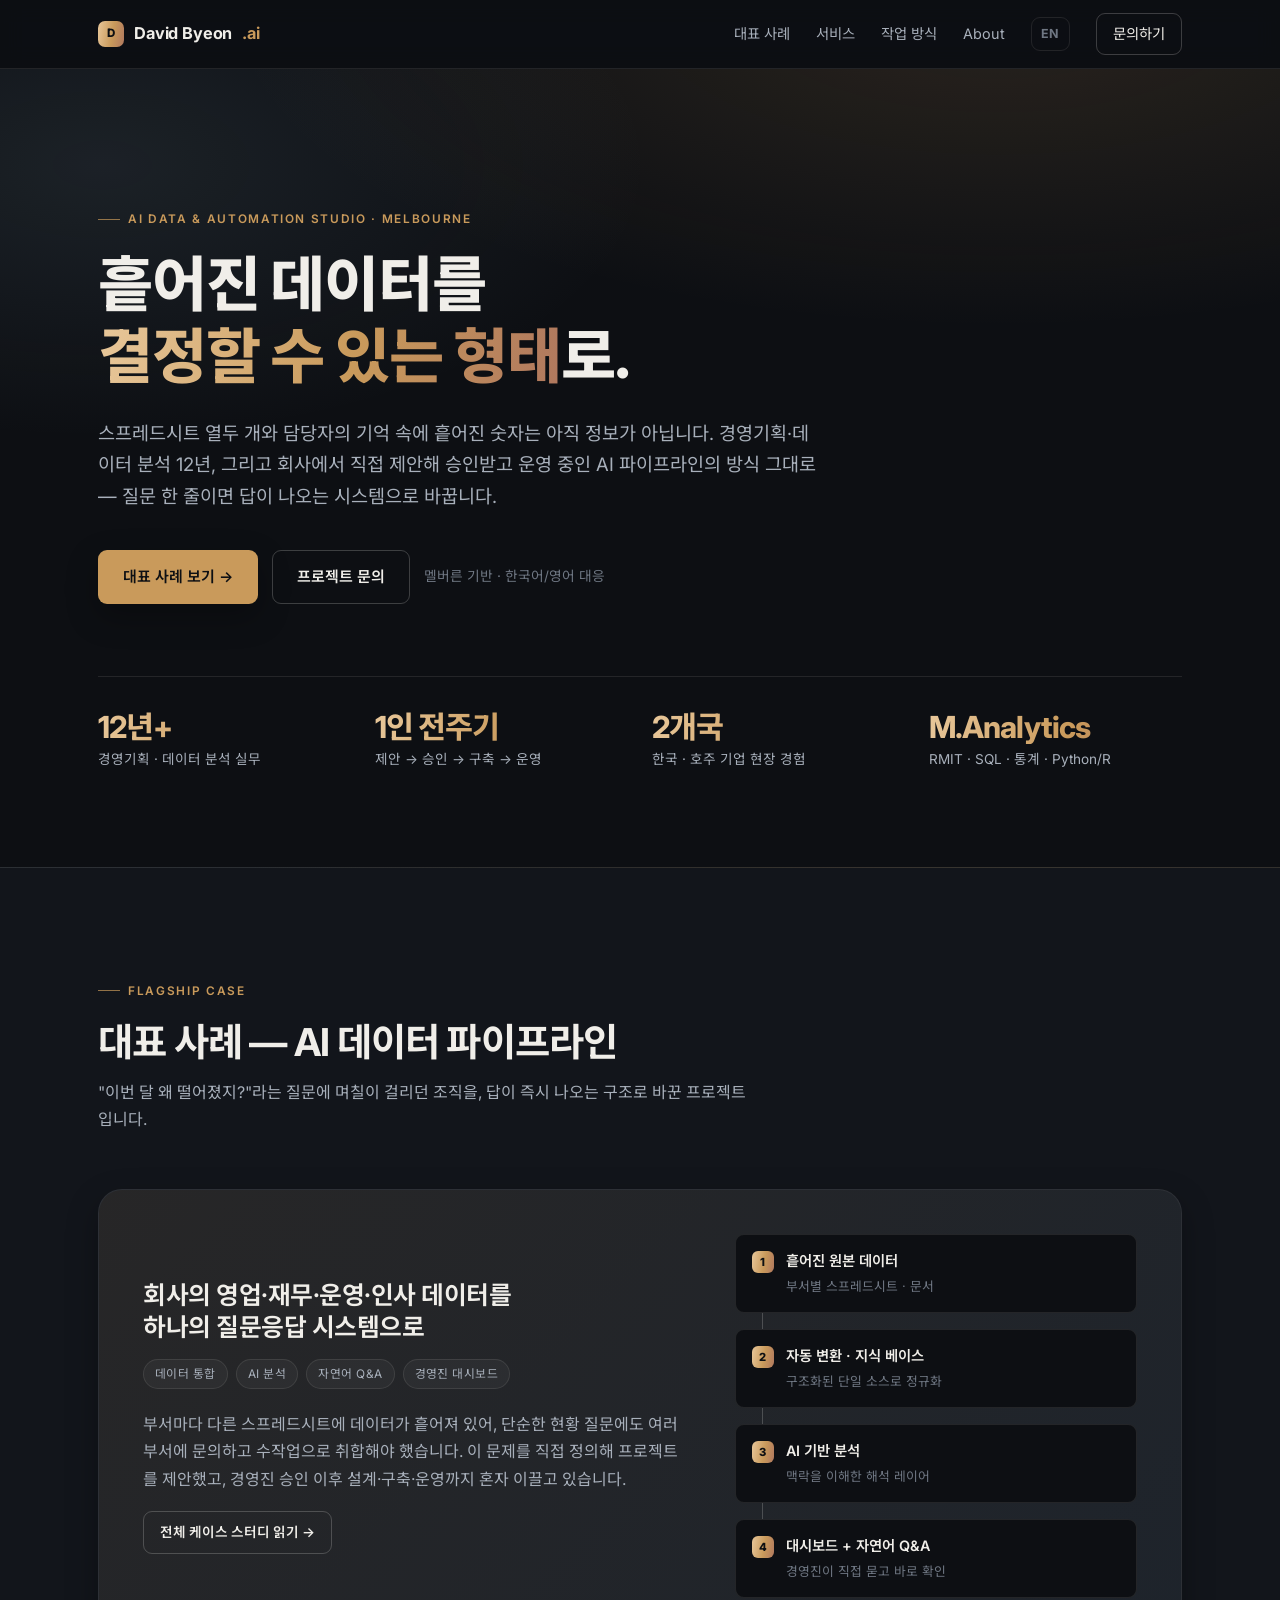
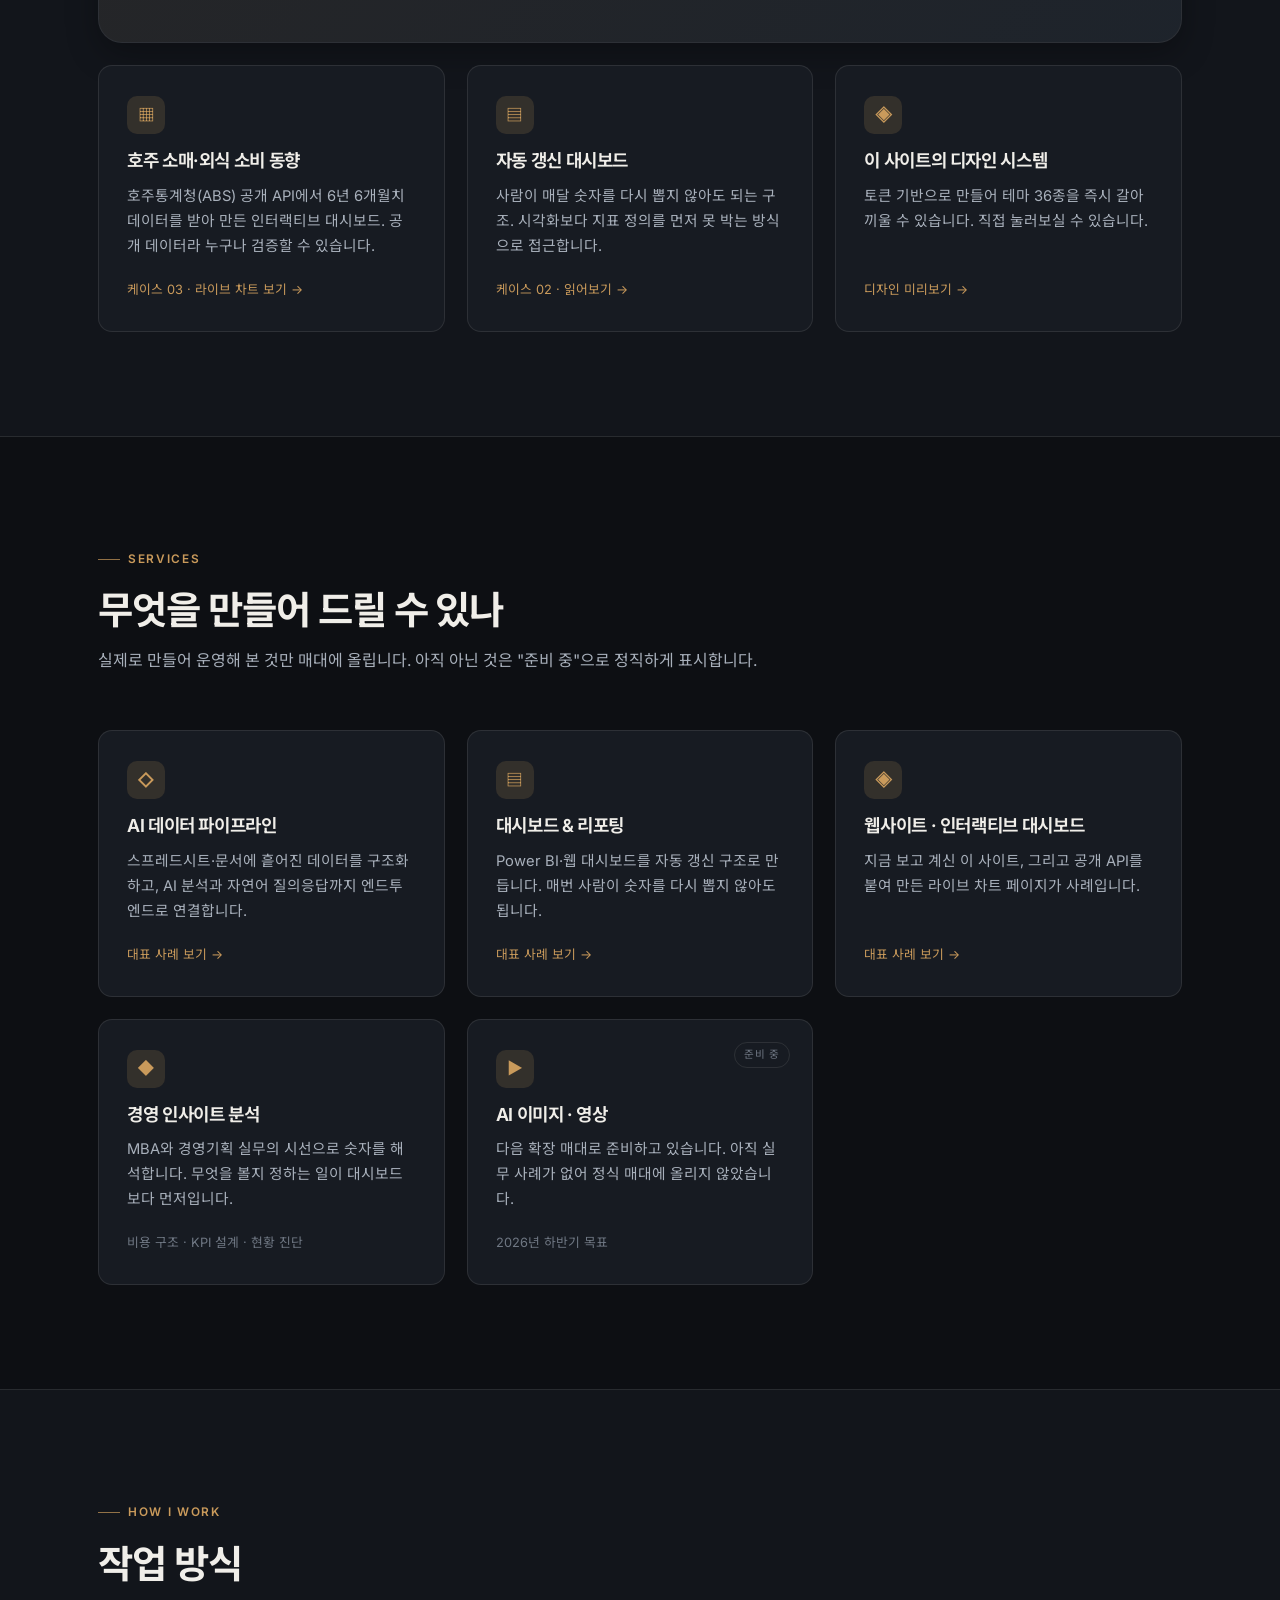
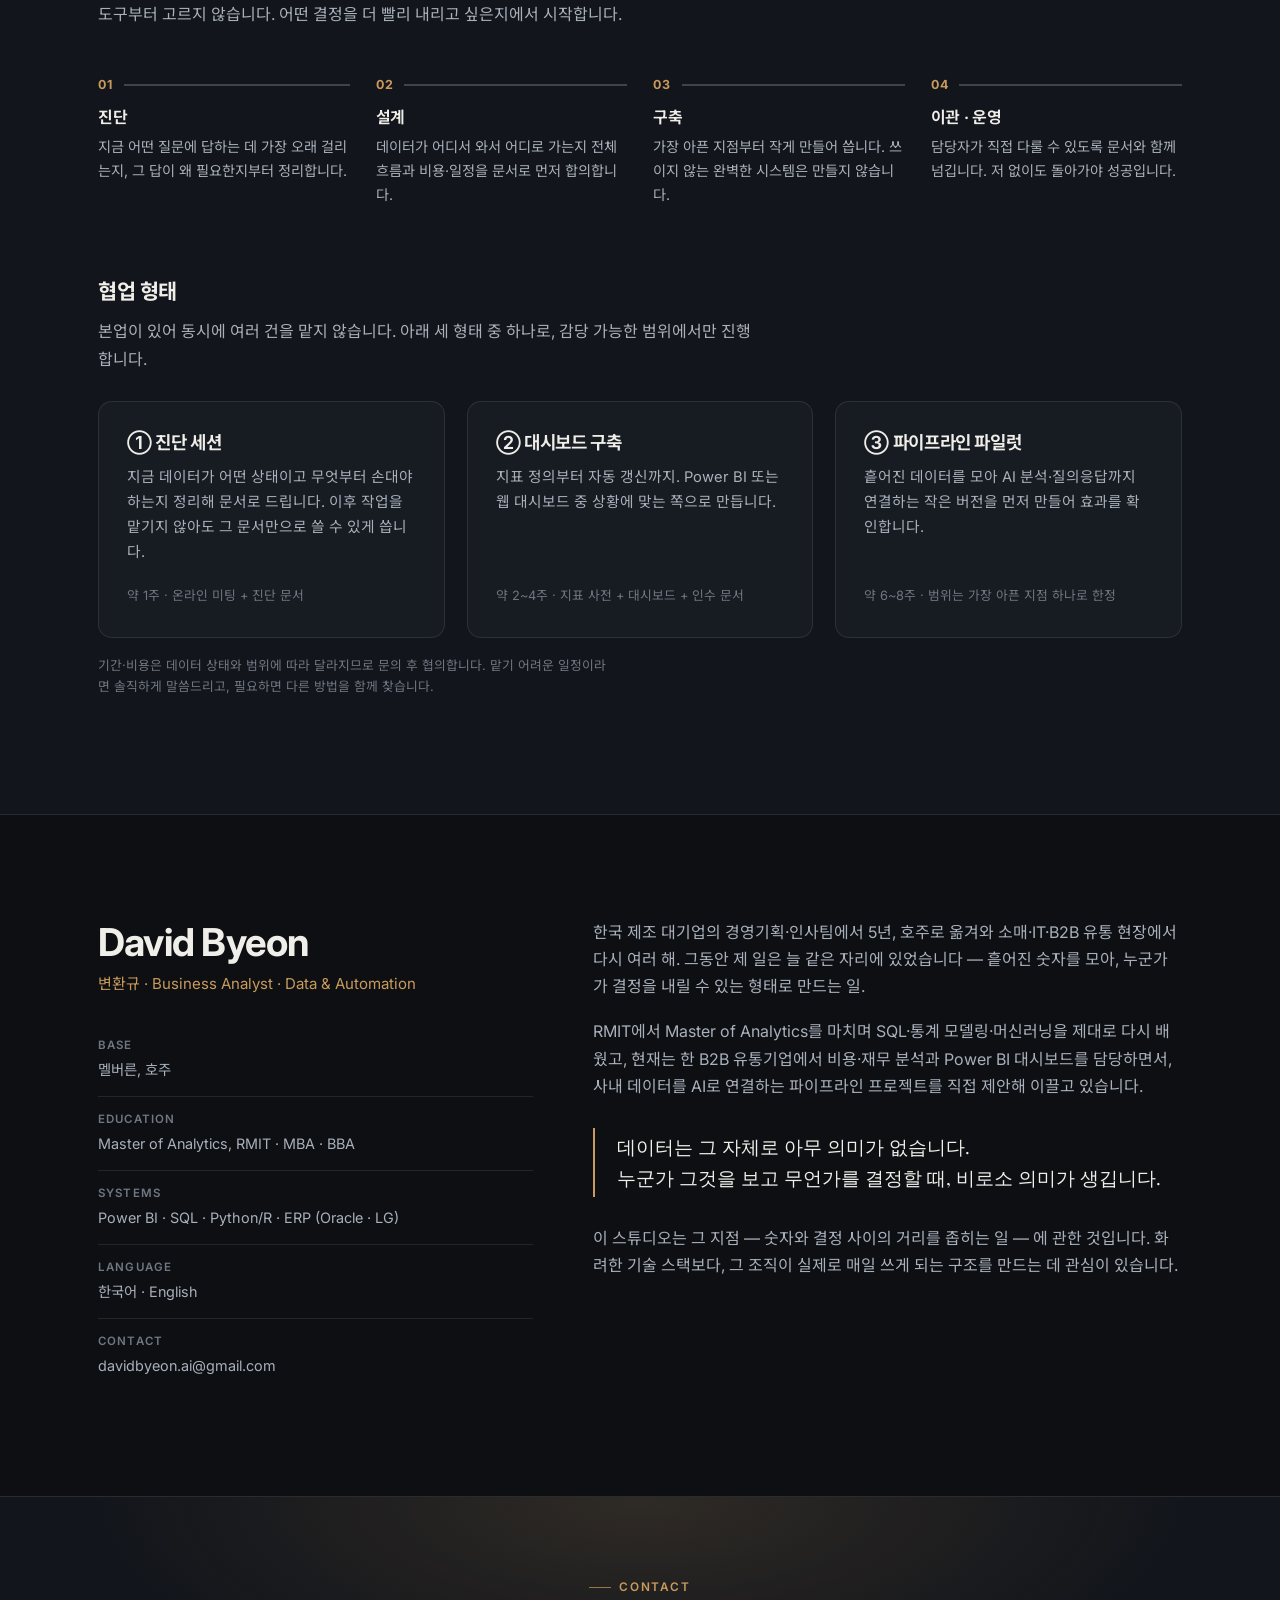
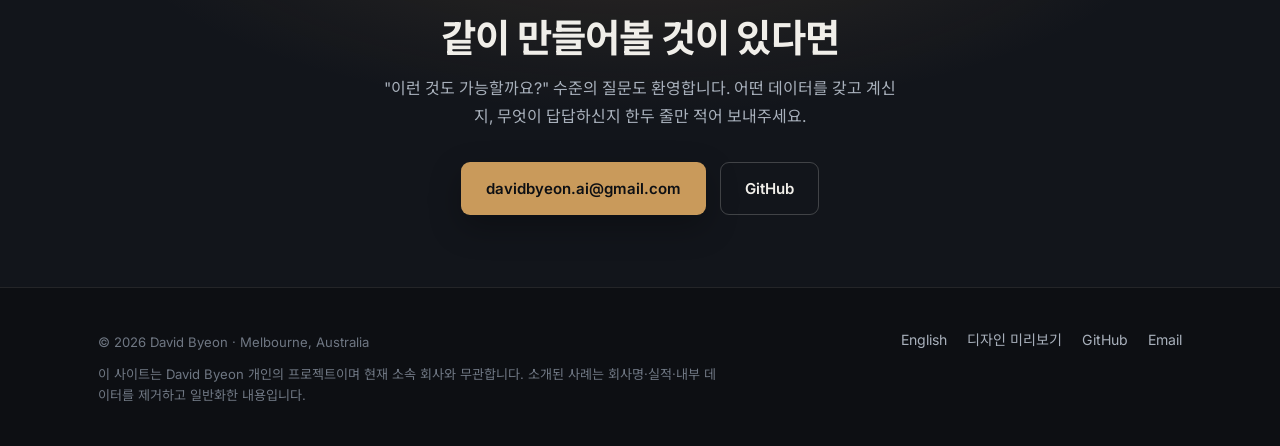
<file: index.html>
<!doctype html>
<html lang="ko">
<head>
<meta charset="utf-8">
<meta name="viewport" content="width=device-width, initial-scale=1">
<title>David Byeon — AI 데이터 · 자동화 스튜디오</title>
<meta name="description" content="흩어진 데이터를 결정할 수 있는 형태로. 경영기획·데이터 분석 12년 경력의 David Byeon이 만드는 AI 데이터 파이프라인, 대시보드, 웹 스튜디오.">
<meta property="og:title" content="David Byeon — AI 데이터 · 자동화 스튜디오">
<meta property="og:description" content="흩어진 데이터를 결정할 수 있는 형태로.">
<meta property="og:type" content="website">
<link rel="alternate" hreflang="en" href="en.html">
<link rel="icon" href="data:image/svg+xml,%3Csvg xmlns='http://www.w3.org/2000/svg' viewBox='0 0 32 32'%3E%3Crect width='32' height='32' rx='8' fill='%23c99a5b'/%3E%3Ctext x='16' y='23' font-size='17' font-family='sans-serif' font-weight='bold' fill='%230d0f13' text-anchor='middle'%3ED%3C/text%3E%3C/svg%3E">
<link rel="preconnect" href="https://fonts.googleapis.com">
<link rel="preconnect" href="https://fonts.gstatic.com" crossorigin>
<link rel="stylesheet" href="https://fonts.googleapis.com/css2?family=Inter:wght@300;400;500;600;700;800&family=Noto+Sans+KR:wght@300;400;500;600;700&family=Playfair+Display:ital@0;1&display=swap">
<link rel="stylesheet" href="assets/style.css">
<script src="assets/theme-switch.js"></script>
</head>
<body>

<header class="site">
  <div class="wrap">
    <a class="brand" href="#top"><span class="mark">D</span>David Byeon<em>.ai</em></a>
    <nav class="nav">
      <a href="#work">대표 사례</a>
      <a href="#services">서비스</a>
      <a href="#process">작업 방식</a>
      <a href="#about">About</a>
      <a href="en.html" class="lang-link" hreflang="en">EN</a>
      <a class="nav-cta" href="#contact">문의하기</a>
    </nav>
  </div>
</header>

<!-- ================= HERO ================= -->
<section class="hero" id="top">
  <div class="wrap">
    <span class="eyebrow">AI Data &amp; Automation Studio · Melbourne</span>
    <h1>흩어진 데이터를<br><span class="grad">결정할 수 있는 형태</span>로.</h1>
    <p class="lede">
      스프레드시트 열두 개와 담당자의 기억 속에 흩어진 숫자는 아직 정보가 아닙니다.
      경영기획·데이터 분석 12년, 그리고 회사에서 직접 제안해 승인받고 운영 중인 AI 파이프라인의
      방식 그대로 — 질문 한 줄이면 답이 나오는 시스템으로 바꿉니다.
    </p>
    <div class="cta-row">
      <a class="btn btn-primary" href="#work">대표 사례 보기 →</a>
      <a class="btn btn-ghost" href="#contact">프로젝트 문의</a>
      <span class="cta-note">멜버른 기반 · 한국어/영어 대응</span>
    </div>

    <div class="proof reveal">
      <div class="item"><div class="n">12년+</div><div class="l">경영기획 · 데이터 분석 실무</div></div>
      <div class="item"><div class="n">1인 전주기</div><div class="l">제안 → 승인 → 구축 → 운영</div></div>
      <div class="item"><div class="n">2개국</div><div class="l">한국 · 호주 기업 현장 경험</div></div>
      <div class="item"><div class="n">M.Analytics</div><div class="l">RMIT · SQL · 통계 · Python/R</div></div>
    </div>
  </div>
</section>

<!-- ================= FLAGSHIP ================= -->
<section class="flagship" id="work">
  <div class="wrap">
    <div class="section-head reveal">
      <span class="eyebrow">Flagship Case</span>
      <h2>대표 사례 — AI 데이터 파이프라인</h2>
      <p>"이번 달 왜 떨어졌지?"라는 질문에 며칠이 걸리던 조직을, 답이 즉시 나오는 구조로 바꾼 프로젝트입니다.</p>
    </div>

    <div class="case-card reveal">
      <div>
        <h3>회사의 영업·재무·운영·인사 데이터를<br>하나의 질문응답 시스템으로</h3>
        <div class="tag-row">
          <span class="tag">데이터 통합</span>
          <span class="tag">AI 분석</span>
          <span class="tag">자연어 Q&amp;A</span>
          <span class="tag">경영진 대시보드</span>
        </div>
        <p>
          부서마다 다른 스프레드시트에 데이터가 흩어져 있어, 단순한 현황 질문에도 여러 부서에
          문의하고 수작업으로 취합해야 했습니다. 이 문제를 직접 정의해 프로젝트를 제안했고,
          경영진 승인 이후 설계·구축·운영까지 혼자 이끌고 있습니다.
        </p>
        <a class="btn btn-ghost btn-sm" href="portfolio/data-pipeline.html">전체 케이스 스터디 읽기 →</a>
      </div>

      <div class="pipeline">
        <div class="step">
          <span class="idx">1</span>
          <span><span class="t">흩어진 원본 데이터</span><br><span class="d">부서별 스프레드시트 · 문서</span></span>
        </div>
        <div class="link"></div>
        <div class="step">
          <span class="idx">2</span>
          <span><span class="t">자동 변환 · 지식 베이스</span><br><span class="d">구조화된 단일 소스로 정규화</span></span>
        </div>
        <div class="link"></div>
        <div class="step">
          <span class="idx">3</span>
          <span><span class="t">AI 기반 분석</span><br><span class="d">맥락을 이해한 해석 레이어</span></span>
        </div>
        <div class="link"></div>
        <div class="step">
          <span class="idx">4</span>
          <span><span class="t">대시보드 + 자연어 Q&amp;A</span><br><span class="d">경영진이 직접 묻고 바로 확인</span></span>
        </div>
      </div>
    </div>

    <div class="grid-3 reveal" style="margin-top:22px;">
      <a class="card" href="portfolio/au-retail-dashboard.html" style="text-decoration:none;">
        <div class="ico">▦</div>
        <h3>호주 소매·외식 소비 동향</h3>
        <p>호주통계청(ABS) 공개 API에서 6년 6개월치 데이터를 받아 만든 인터랙티브 대시보드. 공개 데이터라 누구나 검증할 수 있습니다.</p>
        <div class="meta" style="color:var(--accent);">케이스 03 · 라이브 차트 보기 →</div>
      </a>
      <a class="card" href="portfolio/powerbi-dashboard.html" style="text-decoration:none;">
        <div class="ico">▤</div>
        <h3>자동 갱신 대시보드</h3>
        <p>사람이 매달 숫자를 다시 뽑지 않아도 되는 구조. 시각화보다 지표 정의를 먼저 못 박는 방식으로 접근합니다.</p>
        <div class="meta" style="color:var(--accent);">케이스 02 · 읽어보기 →</div>
      </a>
      <a class="card" href="design.html" style="text-decoration:none;">
        <div class="ico">◈</div>
        <h3>이 사이트의 디자인 시스템</h3>
        <p>토큰 기반으로 만들어 테마 36종을 즉시 갈아끼울 수 있습니다. 직접 눌러보실 수 있습니다.</p>
        <div class="meta" style="color:var(--accent);">디자인 미리보기 →</div>
      </a>
    </div>
  </div>
</section>

<!-- ================= SERVICES ================= -->
<section id="services">
  <div class="wrap">
    <div class="section-head reveal">
      <span class="eyebrow">Services</span>
      <h2>무엇을 만들어 드릴 수 있나</h2>
      <p>실제로 만들어 운영해 본 것만 매대에 올립니다. 아직 아닌 것은 "준비 중"으로 정직하게 표시합니다.</p>
    </div>

    <div class="grid-3">
      <div class="card reveal">
        <div class="ico">◇</div>
        <h3>AI 데이터 파이프라인</h3>
        <p>스프레드시트·문서에 흩어진 데이터를 구조화하고, AI 분석과 자연어 질의응답까지 엔드투엔드로 연결합니다.</p>
        <div class="meta"><a href="portfolio/data-pipeline.html" style="color:var(--accent);text-decoration:none;">대표 사례 보기 →</a></div>
      </div>

      <div class="card reveal">
        <div class="ico">▤</div>
        <h3>대시보드 &amp; 리포팅</h3>
        <p>Power BI·웹 대시보드를 자동 갱신 구조로 만듭니다. 매번 사람이 숫자를 다시 뽑지 않아도 됩니다.</p>
        <div class="meta"><a href="portfolio/powerbi-dashboard.html" style="color:var(--accent);text-decoration:none;">대표 사례 보기 →</a></div>
      </div>

      <div class="card reveal">
        <div class="ico">◈</div>
        <h3>웹사이트 · 인터랙티브 대시보드</h3>
        <p>지금 보고 계신 이 사이트, 그리고 공개 API를 붙여 만든 라이브 차트 페이지가 사례입니다.</p>
        <div class="meta"><a href="portfolio/au-retail-dashboard.html" style="color:var(--accent);text-decoration:none;">대표 사례 보기 →</a></div>
      </div>

      <div class="card reveal">
        <div class="ico">◆</div>
        <h3>경영 인사이트 분석</h3>
        <p>MBA와 경영기획 실무의 시선으로 숫자를 해석합니다. 무엇을 볼지 정하는 일이 대시보드보다 먼저입니다.</p>
        <div class="meta">비용 구조 · KPI 설계 · 현황 진단</div>
      </div>

      <div class="card soon reveal">
        <span class="badge">준비 중</span>
        <div class="ico">▶</div>
        <h3>AI 이미지 · 영상</h3>
        <p>다음 확장 매대로 준비하고 있습니다. 아직 실무 사례가 없어 정식 매대에 올리지 않았습니다.</p>
        <div class="meta">2026년 하반기 목표</div>
      </div>
    </div>
  </div>
</section>

<!-- ================= PROCESS ================= -->
<section class="process" id="process">
  <div class="wrap">
    <div class="section-head reveal">
      <span class="eyebrow">How I Work</span>
      <h2>작업 방식</h2>
      <p>도구부터 고르지 않습니다. 어떤 결정을 더 빨리 내리고 싶은지에서 시작합니다.</p>
    </div>
    <div class="steps">
      <div class="s reveal">
        <h3>진단</h3>
        <p>지금 어떤 질문에 답하는 데 가장 오래 걸리는지, 그 답이 왜 필요한지부터 정리합니다.</p>
      </div>
      <div class="s reveal">
        <h3>설계</h3>
        <p>데이터가 어디서 와서 어디로 가는지 전체 흐름과 비용·일정을 문서로 먼저 합의합니다.</p>
      </div>
      <div class="s reveal">
        <h3>구축</h3>
        <p>가장 아픈 지점부터 작게 만들어 씁니다. 쓰이지 않는 완벽한 시스템은 만들지 않습니다.</p>
      </div>
      <div class="s reveal">
        <h3>이관 · 운영</h3>
        <p>담당자가 직접 다룰 수 있도록 문서와 함께 넘깁니다. 저 없이도 돌아가야 성공입니다.</p>
      </div>
    </div>

    <div class="section-head reveal" style="margin:72px 0 28px;">
      <h2 style="font-size:1.3rem;">협업 형태</h2>
      <p>본업이 있어 동시에 여러 건을 맡지 않습니다. 아래 세 형태 중 하나로, 감당 가능한 범위에서만 진행합니다.</p>
    </div>
    <div class="grid-3">
      <div class="card reveal">
        <h3>① 진단 세션</h3>
        <p>지금 데이터가 어떤 상태이고 무엇부터 손대야 하는지 정리해 문서로 드립니다. 이후 작업을 맡기지 않아도 그 문서만으로 쓸 수 있게 씁니다.</p>
        <div class="meta">약 1주 · 온라인 미팅 + 진단 문서</div>
      </div>
      <div class="card reveal">
        <h3>② 대시보드 구축</h3>
        <p>지표 정의부터 자동 갱신까지. Power BI 또는 웹 대시보드 중 상황에 맞는 쪽으로 만듭니다.</p>
        <div class="meta">약 2~4주 · 지표 사전 + 대시보드 + 인수 문서</div>
      </div>
      <div class="card reveal">
        <h3>③ 파이프라인 파일럿</h3>
        <p>흩어진 데이터를 모아 AI 분석·질의응답까지 연결하는 작은 버전을 먼저 만들어 효과를 확인합니다.</p>
        <div class="meta">약 6~8주 · 범위는 가장 아픈 지점 하나로 한정</div>
      </div>
    </div>
    <p class="src-note reveal" style="margin-top:18px;max-width:64ch;">
      기간·비용은 데이터 상태와 범위에 따라 달라지므로 문의 후 협의합니다.
      맡기 어려운 일정이라면 솔직하게 말씀드리고, 필요하면 다른 방법을 함께 찾습니다.
    </p>
  </div>
</section>

<!-- ================= ABOUT ================= -->
<section id="about">
  <div class="wrap about-grid">
    <div class="who reveal">
      <h2>David Byeon</h2>
      <p class="role">변환규 · Business Analyst · Data &amp; Automation</p>
      <ul class="facts">
        <li><b>Base</b>멜버른, 호주</li>
        <li><b>Education</b>Master of Analytics, RMIT · MBA · BBA</li>
        <li><b>Systems</b>Power BI · SQL · Python/R · ERP (Oracle · LG)</li>
        <li><b>Language</b>한국어 · English</li>
        <li><b>Contact</b>davidbyeon.ai@gmail.com</li>
      </ul>
    </div>
    <div class="about-body reveal">
      <p>
        한국 제조 대기업의 경영기획·인사팀에서 5년, 호주로 옮겨와 소매·IT·B2B 유통 현장에서
        다시 여러 해. 그동안 제 일은 늘 같은 자리에 있었습니다 — 흩어진 숫자를 모아, 누군가가
        결정을 내릴 수 있는 형태로 만드는 일.
      </p>
      <p>
        RMIT에서 Master of Analytics를 마치며 SQL·통계 모델링·머신러닝을 제대로 다시 배웠고,
        현재는 한 B2B 유통기업에서 비용·재무 분석과 Power BI 대시보드를 담당하면서, 사내 데이터를
        AI로 연결하는 파이프라인 프로젝트를 직접 제안해 이끌고 있습니다.
      </p>
      <p class="pull">
        데이터는 그 자체로 아무 의미가 없습니다.<br>
        누군가 그것을 보고 무언가를 결정할 때, 비로소 의미가 생깁니다.
      </p>
      <p>
        이 스튜디오는 그 지점 — 숫자와 결정 사이의 거리를 좁히는 일 — 에 관한 것입니다.
        화려한 기술 스택보다, 그 조직이 실제로 매일 쓰게 되는 구조를 만드는 데 관심이 있습니다.
      </p>
    </div>
  </div>
</section>

<!-- ================= CONTACT ================= -->
<section class="contact tight" id="contact">
  <div class="wrap">
    <div class="reveal">
      <span class="eyebrow" style="justify-content:center;">Contact</span>
      <h2>같이 만들어볼 것이 있다면</h2>
      <p>
        "이런 것도 가능할까요?" 수준의 질문도 환영합니다.
        어떤 데이터를 갖고 계신지, 무엇이 답답하신지 한두 줄만 적어 보내주세요.
      </p>
      <div class="cta-row">
        <a class="btn btn-primary" href="mailto:davidbyeon.ai@gmail.com?subject=%5BShowroom%5D%20프로젝트%20문의">davidbyeon.ai@gmail.com</a>
        <a class="btn btn-ghost" href="https://github.com/davidbyeonai-studio" target="_blank" rel="noopener">GitHub</a>
      </div>
    </div>
  </div>
</section>

<footer class="site">
  <div class="wrap" style="align-items:flex-start;">
    <div style="max-width:62ch;">
      <span class="fine">© 2026 David Byeon · Melbourne, Australia</span>
      <p class="fine" style="margin:8px 0 0;line-height:1.6;">
        이 사이트는 David Byeon 개인의 프로젝트이며 현재 소속 회사와 무관합니다.
        소개된 사례는 회사명·실적·내부 데이터를 제거하고 일반화한 내용입니다.
      </p>
    </div>
    <div class="foot-links">
      <a href="en.html">English</a>
      <a href="design.html">디자인 미리보기</a>
      <a href="https://github.com/davidbyeonai-studio" target="_blank" rel="noopener">GitHub</a>
      <a href="mailto:davidbyeon.ai@gmail.com">Email</a>
    </div>
  </div>
</footer>

<script>
(function(){
  var els = document.querySelectorAll(".reveal");
  if (!("IntersectionObserver" in window)) {
    Array.prototype.forEach.call(els, function(el){ el.classList.add("in"); });
    return;
  }
  var io = new IntersectionObserver(function(entries){
    entries.forEach(function(e){
      if (e.isIntersecting){ e.target.classList.add("in"); io.unobserve(e.target); }
    });
  }, { rootMargin: "0px 0px -8% 0px", threshold: 0.05 });
  Array.prototype.forEach.call(els, function(el){ io.observe(el); });
})();
</script>

</body>
</html>
</file>
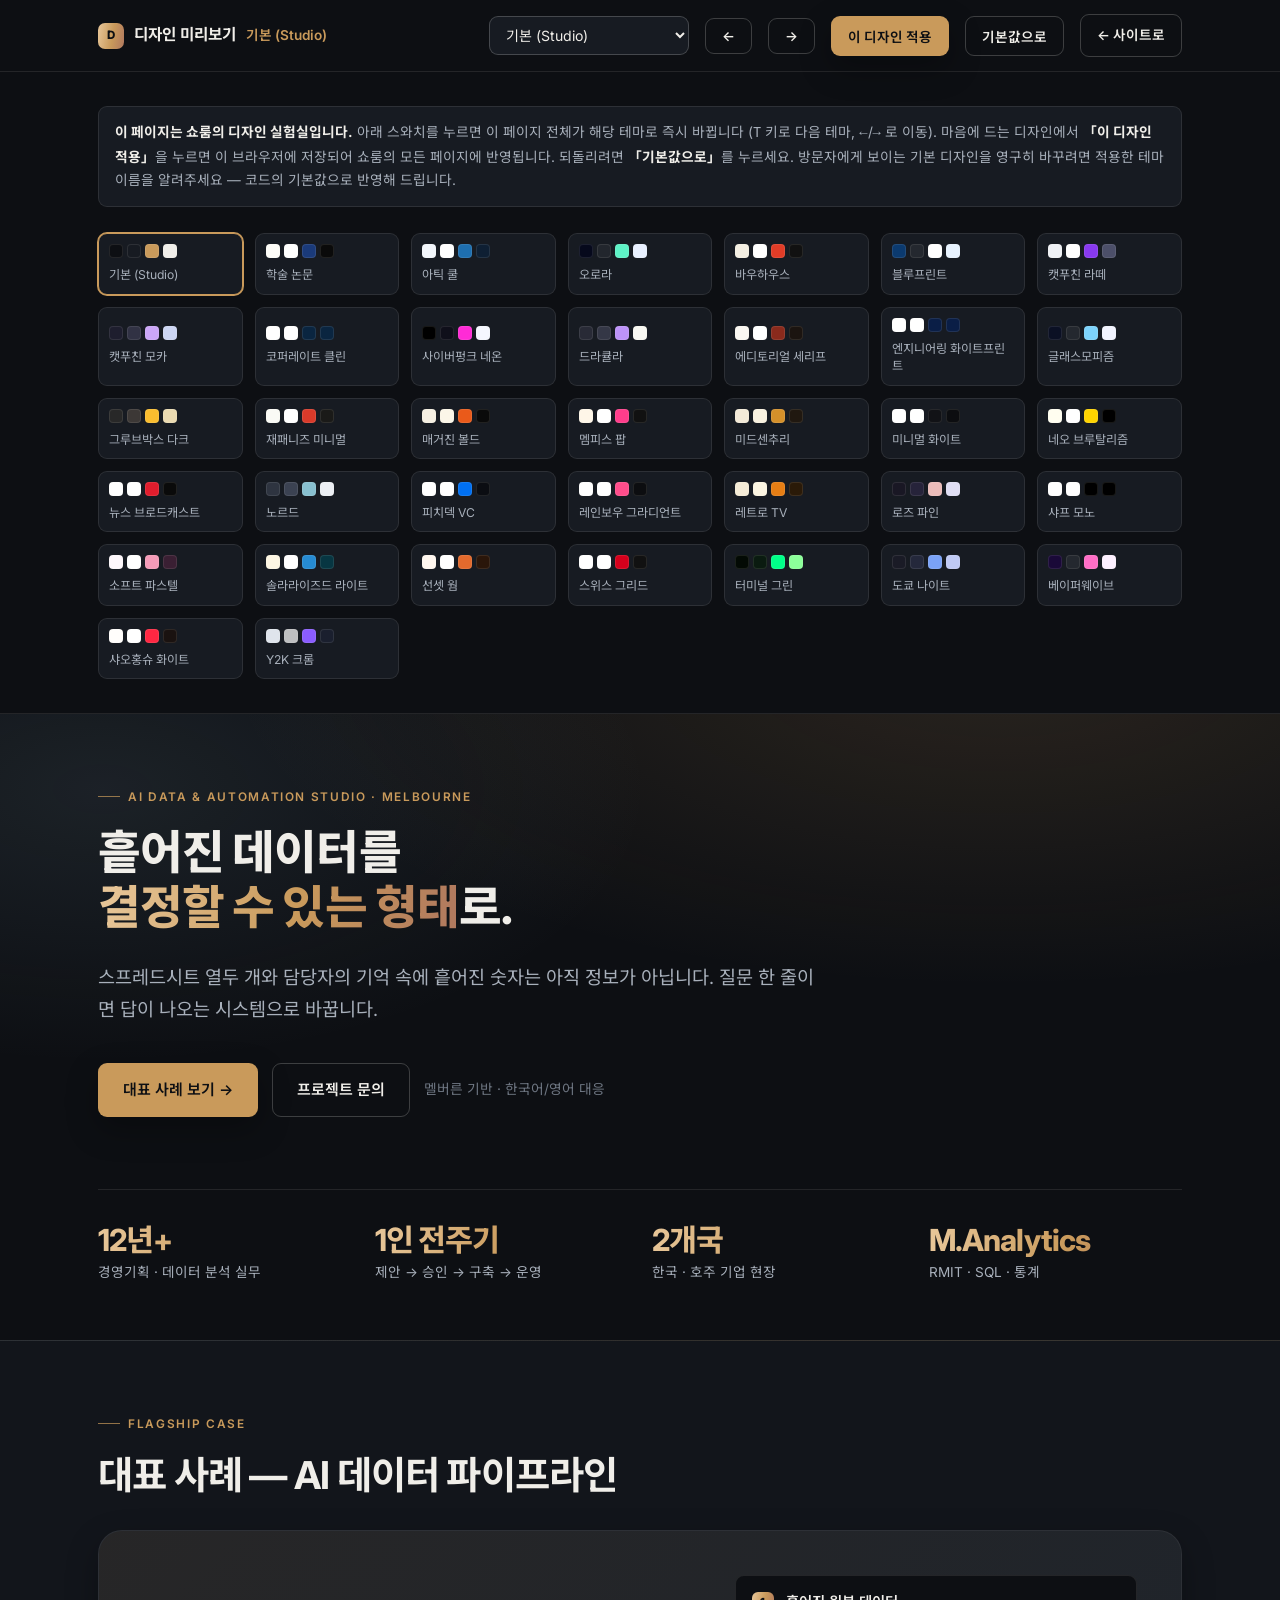
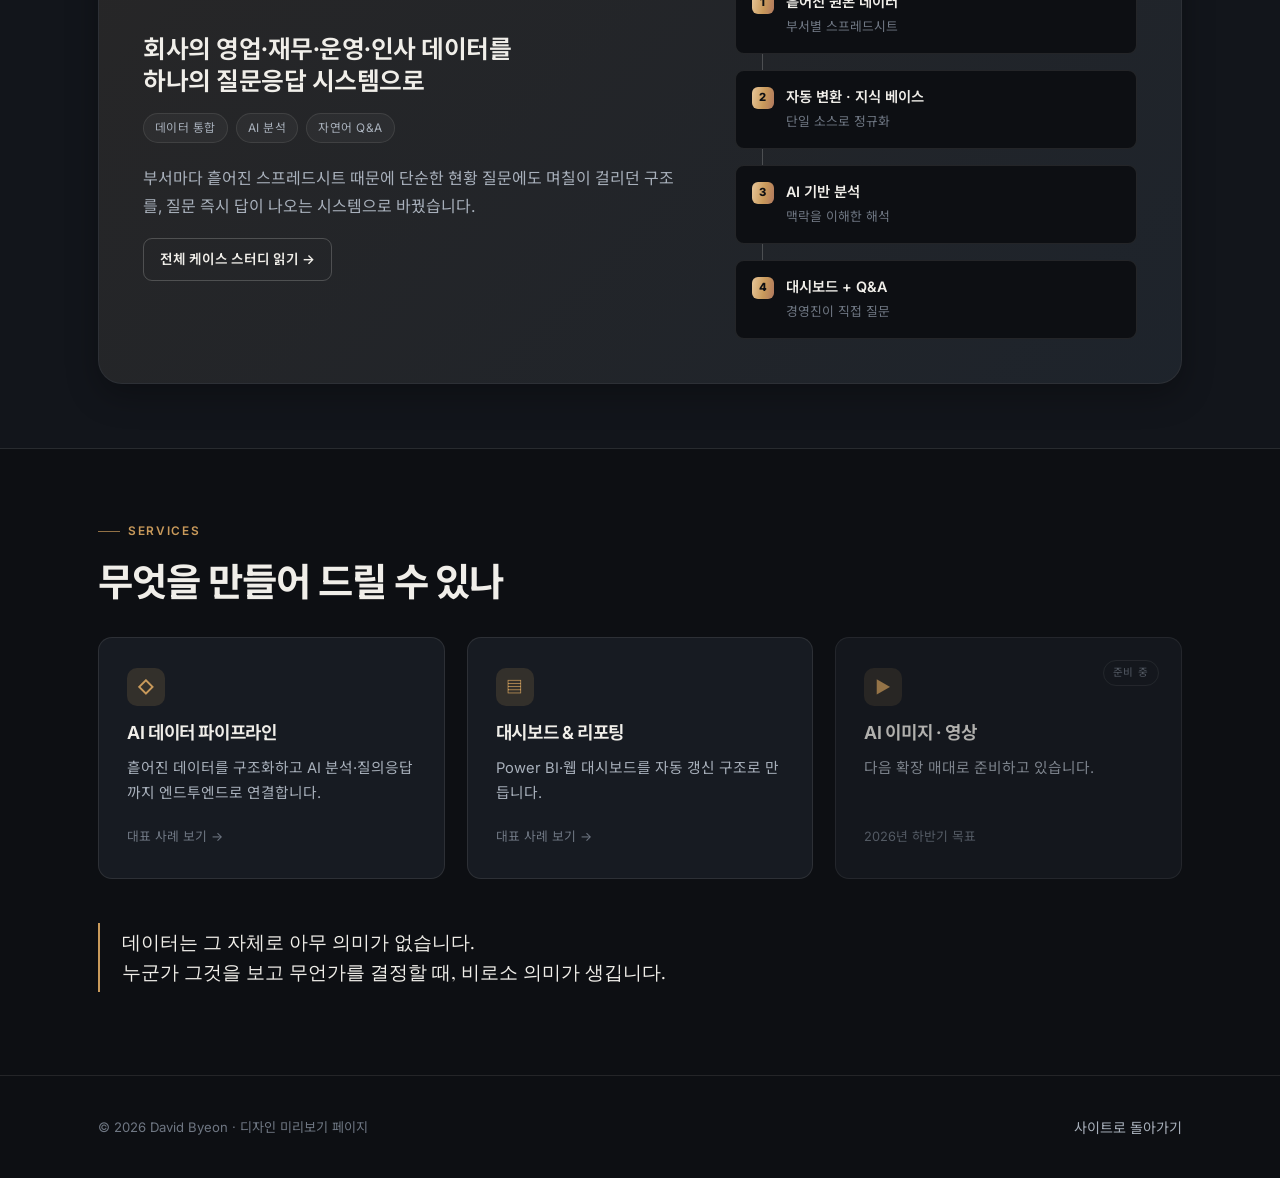
<file: design.html>
<!doctype html>
<html lang="ko">
<head>
<meta charset="utf-8">
<meta name="viewport" content="width=device-width, initial-scale=1">
<title>디자인 미리보기 — David Byeon Showroom</title>
<meta name="description" content="쇼룸 사이트의 디자인 테마 36종을 실제 레이아웃에 적용해 보고, 마음에 드는 디자인을 사이트 전체에 적용합니다.">
<meta name="robots" content="noindex">
<link rel="icon" href="data:image/svg+xml,%3Csvg xmlns='http://www.w3.org/2000/svg' viewBox='0 0 32 32'%3E%3Crect width='32' height='32' rx='8' fill='%23c99a5b'/%3E%3Ctext x='16' y='23' font-size='17' font-family='sans-serif' font-weight='bold' fill='%230d0f13' text-anchor='middle'%3ED%3C/text%3E%3C/svg%3E">
<link rel="preconnect" href="https://fonts.googleapis.com">
<link rel="preconnect" href="https://fonts.gstatic.com" crossorigin>
<link rel="stylesheet" href="https://fonts.googleapis.com/css2?family=Inter:wght@300;400;500;600;700;800&family=Noto+Sans+KR:wght@300;400;500;600;700&family=Playfair+Display:ital,wght@0,400;0,700;1,400&family=JetBrains+Mono:wght@400;500;700&display=swap">
<link rel="stylesheet" href="assets/style.css">
<link rel="stylesheet" href="assets/site-themes.css">
<script>window.SHOWROOM_SKIP_AUTO_SKIN = false;</script>
<script src="assets/theme-switch.js"></script>
</head>
<body>

<div class="dp-bar">
  <div class="wrap">
    <span class="title">
      <span class="brand" style="gap:8px;"><span class="mark">D</span></span>
      디자인 미리보기
      <span class="now" id="nowName">기본 (Studio)</span>
    </span>
    <select class="dp-select" id="themeSelect" aria-label="테마 선택"></select>
    <button class="btn btn-ghost btn-sm" id="prevBtn" type="button" aria-label="이전 테마">←</button>
    <button class="btn btn-ghost btn-sm" id="nextBtn" type="button" aria-label="다음 테마">→</button>
    <button class="btn btn-primary btn-sm" id="applyBtn" type="button">이 디자인 적용</button>
    <button class="btn btn-ghost btn-sm" id="resetBtn" type="button">기본값으로</button>
    <a class="btn btn-ghost btn-sm" href="index.html">← 사이트로</a>
  </div>
</div>

<section class="tight" style="padding-top:34px;padding-bottom:34px;">
  <div class="wrap">
    <div class="dp-note">
      <b>이 페이지는 쇼룸의 디자인 실험실입니다.</b>
      아래 스와치를 누르면 이 페이지 전체가 해당 테마로 즉시 바뀝니다 (<kbd>T</kbd> 키로 다음 테마, <kbd>←</kbd>/<kbd>→</kbd> 로 이동).
      마음에 드는 디자인에서 <b>「이 디자인 적용」</b>을 누르면 이 브라우저에 저장되어 쇼룸의 모든 페이지에 반영됩니다.
      되돌리려면 <b>「기본값으로」</b>를 누르세요. 방문자에게 보이는 기본 디자인을 영구히 바꾸려면 적용한 테마 이름을 알려주세요 — 코드의 기본값으로 반영해 드립니다.
    </div>

    <div class="dp-swatches" id="swatches"></div>
  </div>
</section>

<!-- ===== Live replica of the real landing page ===== -->
<section class="hero" style="padding-top:64px;padding-bottom:56px;border-top:1px solid var(--border);">
  <div class="wrap">
    <span class="eyebrow">AI Data &amp; Automation Studio · Melbourne</span>
    <h1 style="font-size:clamp(1.9rem,4vw,2.9rem);">흩어진 데이터를<br><span class="grad">결정할 수 있는 형태</span>로.</h1>
    <p class="lede">
      스프레드시트 열두 개와 담당자의 기억 속에 흩어진 숫자는 아직 정보가 아닙니다.
      질문 한 줄이면 답이 나오는 시스템으로 바꿉니다.
    </p>
    <div class="cta-row">
      <a class="btn btn-primary" href="#">대표 사례 보기 →</a>
      <a class="btn btn-ghost" href="#">프로젝트 문의</a>
      <span class="cta-note">멜버른 기반 · 한국어/영어 대응</span>
    </div>
    <div class="proof">
      <div class="item"><div class="n">12년+</div><div class="l">경영기획 · 데이터 분석 실무</div></div>
      <div class="item"><div class="n">1인 전주기</div><div class="l">제안 → 승인 → 구축 → 운영</div></div>
      <div class="item"><div class="n">2개국</div><div class="l">한국 · 호주 기업 현장</div></div>
      <div class="item"><div class="n">M.Analytics</div><div class="l">RMIT · SQL · 통계</div></div>
    </div>
  </div>
</section>

<section class="flagship" style="padding:64px 0;">
  <div class="wrap">
    <div class="section-head" style="margin-bottom:32px;">
      <span class="eyebrow">Flagship Case</span>
      <h2>대표 사례 — AI 데이터 파이프라인</h2>
    </div>
    <div class="case-card">
      <div>
        <h3>회사의 영업·재무·운영·인사 데이터를<br>하나의 질문응답 시스템으로</h3>
        <div class="tag-row">
          <span class="tag">데이터 통합</span><span class="tag">AI 분석</span><span class="tag">자연어 Q&amp;A</span>
        </div>
        <p>부서마다 흩어진 스프레드시트 때문에 단순한 현황 질문에도 며칠이 걸리던 구조를, 질문 즉시 답이 나오는 시스템으로 바꿨습니다.</p>
        <a class="btn btn-ghost btn-sm" href="#">전체 케이스 스터디 읽기 →</a>
      </div>
      <div class="pipeline">
        <div class="step"><span class="idx">1</span><span><span class="t">흩어진 원본 데이터</span><br><span class="d">부서별 스프레드시트</span></span></div>
        <div class="link"></div>
        <div class="step"><span class="idx">2</span><span><span class="t">자동 변환 · 지식 베이스</span><br><span class="d">단일 소스로 정규화</span></span></div>
        <div class="link"></div>
        <div class="step"><span class="idx">3</span><span><span class="t">AI 기반 분석</span><br><span class="d">맥락을 이해한 해석</span></span></div>
        <div class="link"></div>
        <div class="step"><span class="idx">4</span><span><span class="t">대시보드 + Q&amp;A</span><br><span class="d">경영진이 직접 질문</span></span></div>
      </div>
    </div>
  </div>
</section>

<section style="padding:64px 0;">
  <div class="wrap">
    <div class="section-head" style="margin-bottom:32px;">
      <span class="eyebrow">Services</span>
      <h2>무엇을 만들어 드릴 수 있나</h2>
    </div>
    <div class="grid-3">
      <div class="card">
        <div class="ico">◇</div><h3>AI 데이터 파이프라인</h3>
        <p>흩어진 데이터를 구조화하고 AI 분석·질의응답까지 엔드투엔드로 연결합니다.</p>
        <div class="meta">대표 사례 보기 →</div>
      </div>
      <div class="card">
        <div class="ico">▤</div><h3>대시보드 &amp; 리포팅</h3>
        <p>Power BI·웹 대시보드를 자동 갱신 구조로 만듭니다.</p>
        <div class="meta">대표 사례 보기 →</div>
      </div>
      <div class="card soon">
        <span class="badge">준비 중</span>
        <div class="ico">▶</div><h3>AI 이미지 · 영상</h3>
        <p>다음 확장 매대로 준비하고 있습니다.</p>
        <div class="meta">2026년 하반기 목표</div>
      </div>
    </div>

    <div style="margin-top:44px;max-width:720px;">
      <p class="pull" style="color:var(--text-1);font-family:var(--font-serif);font-size:1.16rem;line-height:1.65;border-left:2px solid var(--accent);padding:4px 0 4px 22px;">
        데이터는 그 자체로 아무 의미가 없습니다.<br>
        누군가 그것을 보고 무언가를 결정할 때, 비로소 의미가 생깁니다.
      </p>
    </div>
  </div>
</section>

<footer class="site">
  <div class="wrap">
    <span class="fine">© 2026 David Byeon · 디자인 미리보기 페이지</span>
    <div class="foot-links"><a href="index.html">사이트로 돌아가기</a></div>
  </div>
</footer>

<script>
(function(){
  var THEMES = [
    ["","기본 (Studio)"],
    ["academic-paper","학술 논문"],
    ["arctic-cool","아틱 쿨"],
    ["aurora","오로라"],
    ["bauhaus","바우하우스"],
    ["blueprint","블루프린트"],
    ["catppuccin-latte","캣푸친 라떼"],
    ["catppuccin-mocha","캣푸친 모카"],
    ["corporate-clean","코퍼레이트 클린"],
    ["cyberpunk-neon","사이버펑크 네온"],
    ["dracula","드라큘라"],
    ["editorial-serif","에디토리얼 세리프"],
    ["engineering-whiteprint","엔지니어링 화이트프린트"],
    ["glassmorphism","글래스모피즘"],
    ["gruvbox-dark","그루브박스 다크"],
    ["japanese-minimal","재패니즈 미니멀"],
    ["magazine-bold","매거진 볼드"],
    ["memphis-pop","멤피스 팝"],
    ["midcentury","미드센추리"],
    ["minimal-white","미니멀 화이트"],
    ["neo-brutalism","네오 브루탈리즘"],
    ["news-broadcast","뉴스 브로드캐스트"],
    ["nord","노르드"],
    ["pitch-deck-vc","피치덱 VC"],
    ["rainbow-gradient","레인보우 그라디언트"],
    ["retro-tv","레트로 TV"],
    ["rose-pine","로즈 파인"],
    ["sharp-mono","샤프 모노"],
    ["soft-pastel","소프트 파스텔"],
    ["solarized-light","솔라라이즈드 라이트"],
    ["sunset-warm","선셋 웜"],
    ["swiss-grid","스위스 그리드"],
    ["terminal-green","터미널 그린"],
    ["tokyo-night","도쿄 나이트"],
    ["vaporwave","베이퍼웨이브"],
    ["xiaohongshu-white","샤오홍슈 화이트"],
    ["y2k-chrome","Y2K 크롬"]
  ];

  var root = document.documentElement;
  var cur = 0;
  var nowName = document.getElementById("nowName");
  var select = document.getElementById("themeSelect");
  var swatchWrap = document.getElementById("swatches");

  // Start from whatever is already applied site-wide.
  var stored = (window.ShowroomTheme && window.ShowroomTheme.get()) || "";
  for (var i = 0; i < THEMES.length; i++) if (THEMES[i][0] === stored) cur = i;

  // Read each theme's key colors once, by briefly activating it.
  function sampleColors(){
    var saved = root.getAttribute("data-skin");
    var out = THEMES.map(function(t){
      if (t[0]) root.setAttribute("data-skin", t[0]);
      else root.removeAttribute("data-skin");
      void root.offsetHeight;
      var cs = getComputedStyle(root);
      return [
        cs.getPropertyValue("--bg").trim(),
        cs.getPropertyValue("--surface").trim(),
        cs.getPropertyValue("--accent").trim(),
        cs.getPropertyValue("--text-1").trim()
      ];
    });
    if (saved) root.setAttribute("data-skin", saved); else root.removeAttribute("data-skin");
    return out;
  }

  var colors = sampleColors();

  // Build the select + swatch grid.
  THEMES.forEach(function(t, i){
    var opt = document.createElement("option");
    opt.value = String(i);
    opt.textContent = t[1];
    select.appendChild(opt);

    var b = document.createElement("button");
    b.type = "button";
    b.className = "dp-sw";
    b.setAttribute("data-i", String(i));
    b.setAttribute("aria-pressed", "false");
    var c = colors[i];
    b.innerHTML =
      '<span class="dots">' +
        '<i style="background:' + c[0] + '"></i>' +
        '<i style="background:' + c[1] + '"></i>' +
        '<i style="background:' + c[2] + '"></i>' +
        '<i style="background:' + c[3] + '"></i>' +
      '</span><span class="nm">' + t[1] + '</span>';
    b.addEventListener("click", function(){ show(i); });
    swatchWrap.appendChild(b);
  });

  function show(i){
    cur = (i + THEMES.length) % THEMES.length;
    var key = THEMES[cur][0];
    window.ShowroomTheme.apply(key);
    nowName.textContent = THEMES[cur][1];
    select.value = String(cur);
    var all = swatchWrap.querySelectorAll(".dp-sw");
    for (var j = 0; j < all.length; j++){
      all[j].setAttribute("aria-pressed", String(Number(all[j].getAttribute("data-i")) === cur));
    }
  }

  select.addEventListener("change", function(){ show(Number(select.value)); });
  document.getElementById("prevBtn").addEventListener("click", function(){ show(cur - 1); });
  document.getElementById("nextBtn").addEventListener("click", function(){ show(cur + 1); });

  document.getElementById("applyBtn").addEventListener("click", function(){
    window.ShowroomTheme.set(THEMES[cur][0]);
    var msg = THEMES[cur][0] ? THEMES[cur][1] + " 테마를 사이트 전체에 적용했습니다." : "기본 디자인으로 되돌렸습니다.";
    alert(msg + "\n(이 브라우저에만 저장됩니다)");
  });

  document.getElementById("resetBtn").addEventListener("click", function(){
    window.ShowroomTheme.set("");
    show(0);
  });

  document.addEventListener("keydown", function(e){
    if (e.target && /^(INPUT|TEXTAREA|SELECT)$/.test(e.target.tagName)) return;
    if (e.key === "t" || e.key === "T") show(cur + 1);
    else if (e.key === "ArrowRight") show(cur + 1);
    else if (e.key === "ArrowLeft") show(cur - 1);
  });

  show(cur);
})();
</script>

</body>
</html>
</file>
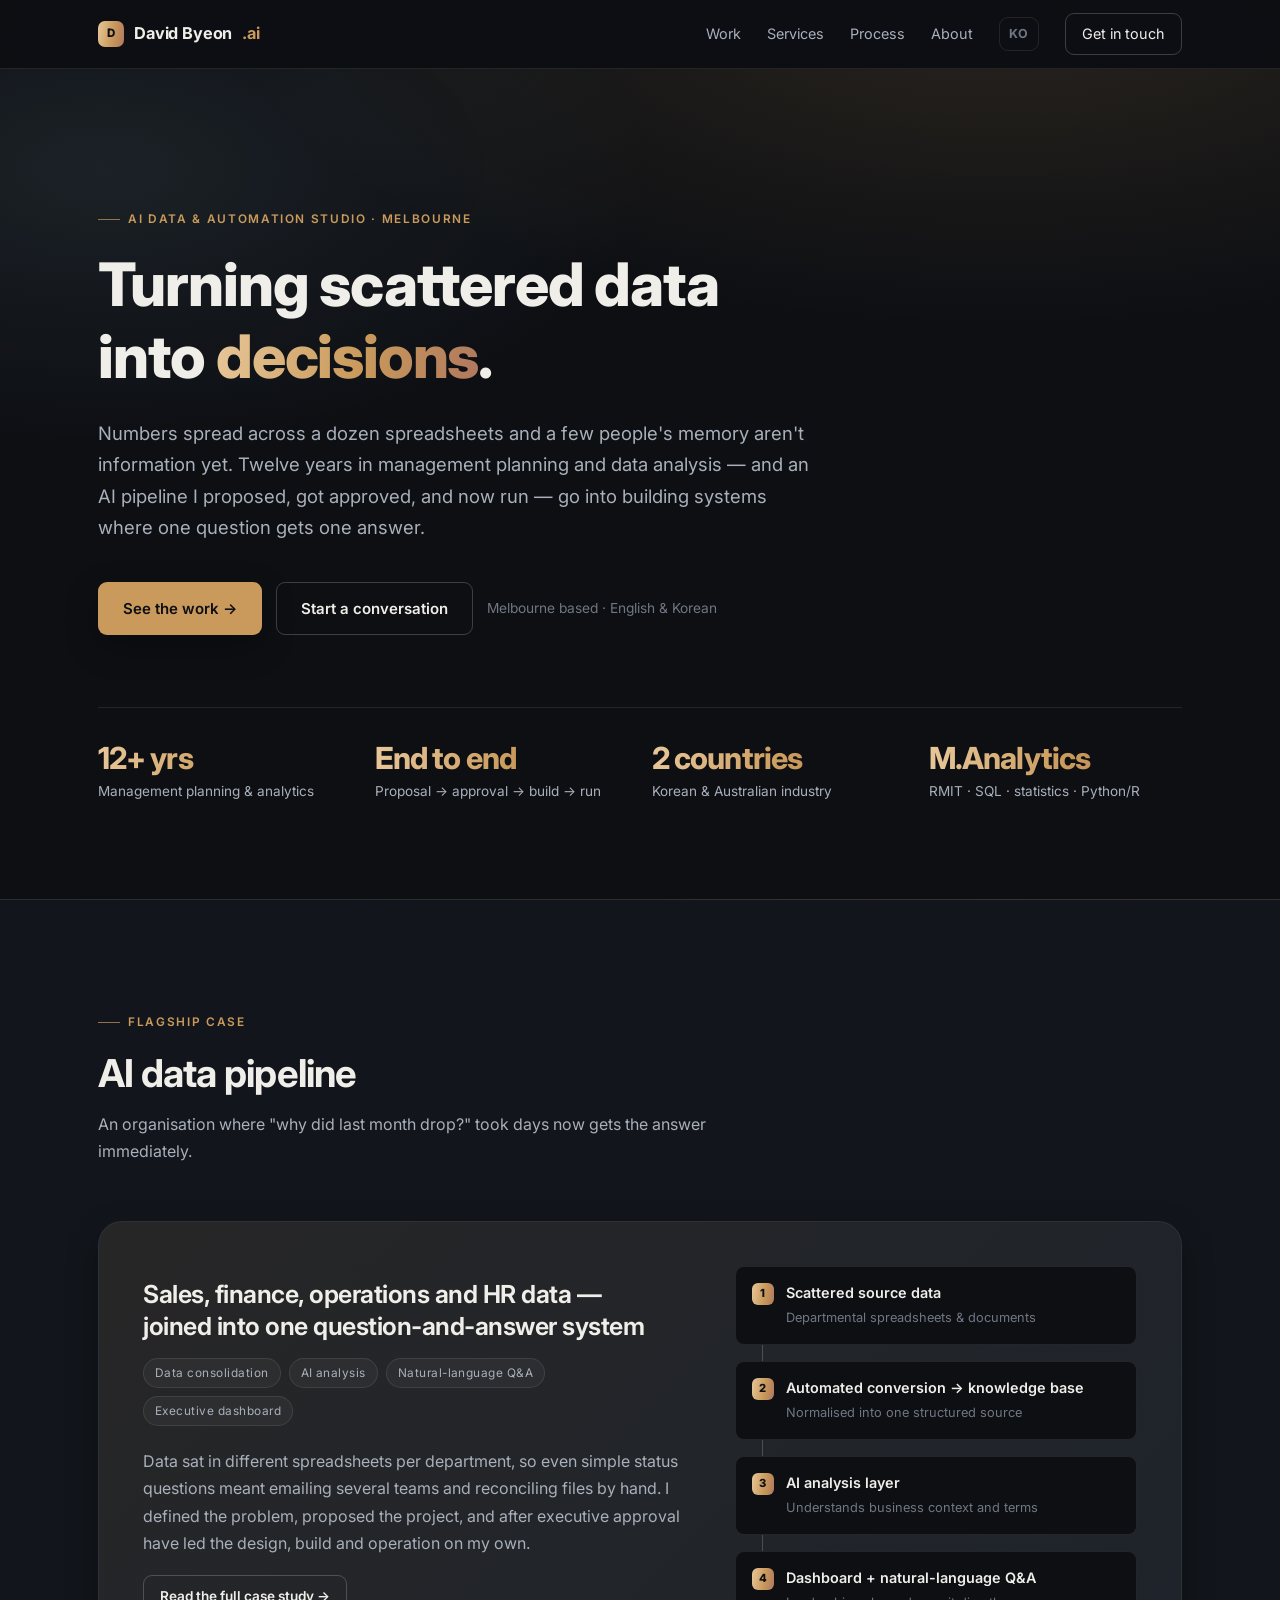
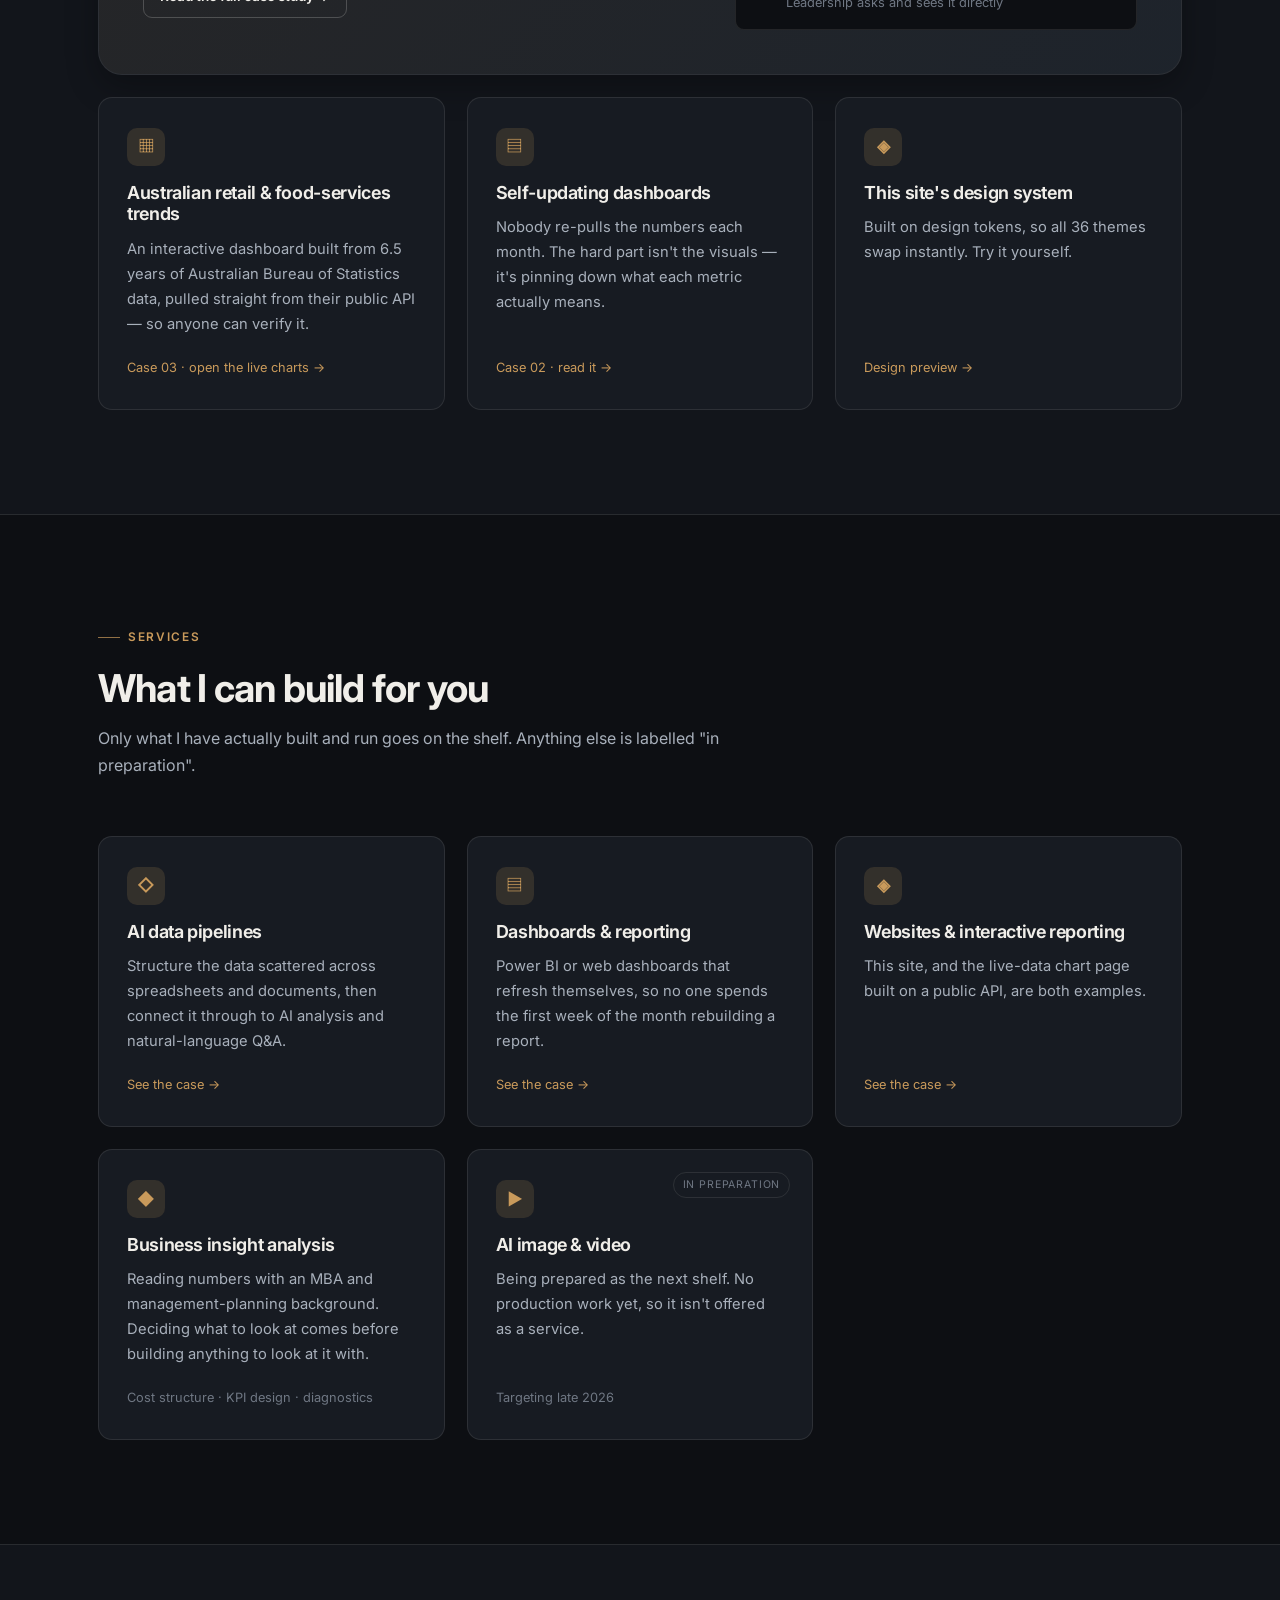
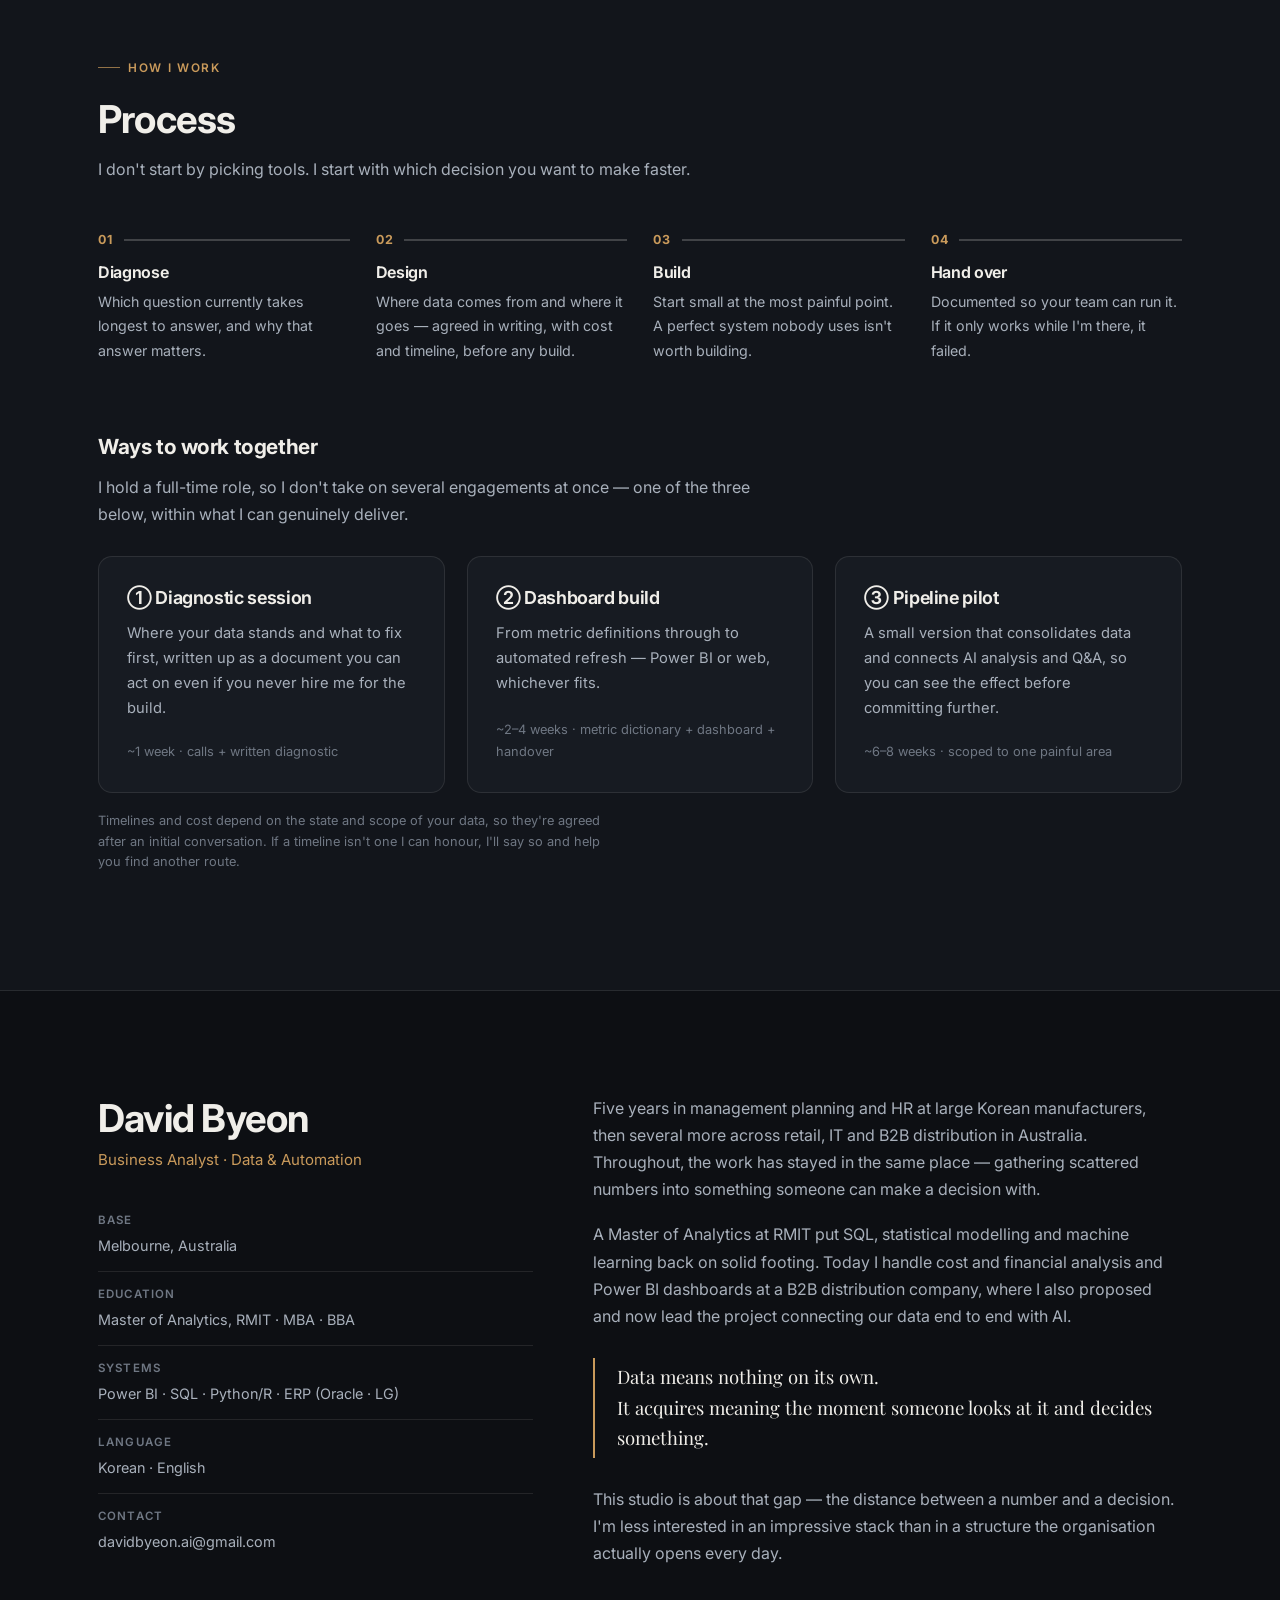
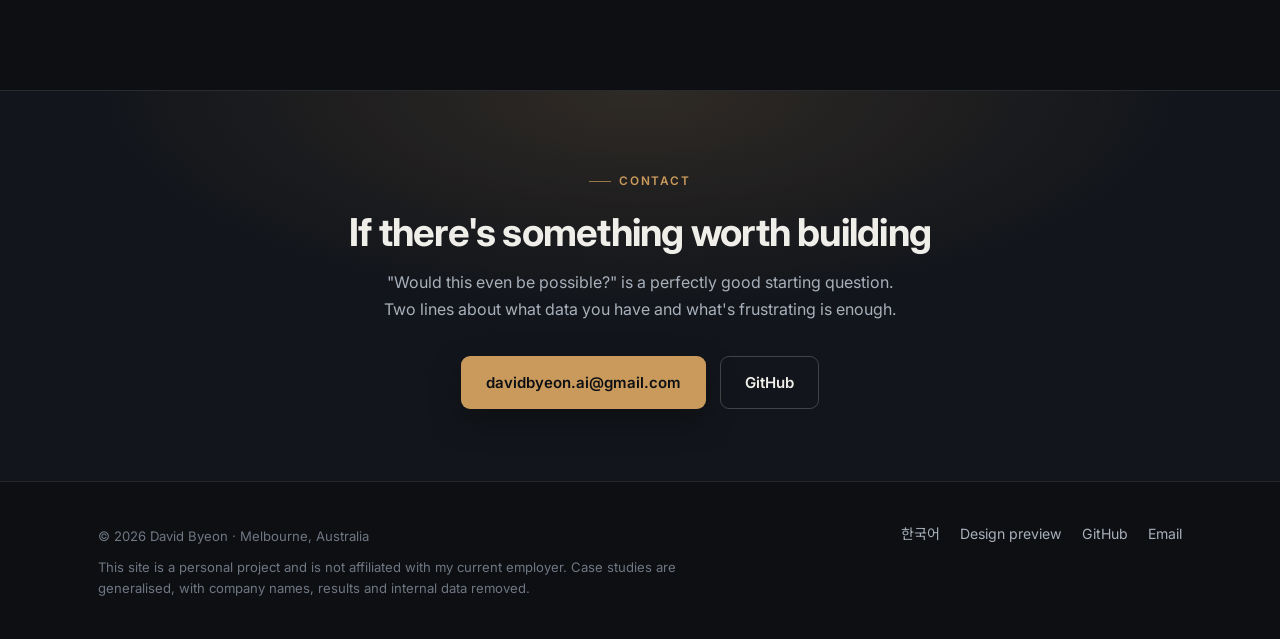
<file: en.html>
<!doctype html>
<html lang="en">
<head>
<meta charset="utf-8">
<meta name="viewport" content="width=device-width, initial-scale=1">
<title>David Byeon — AI Data &amp; Automation Studio</title>
<meta name="description" content="Turning scattered data into decisions. Melbourne-based studio for AI data pipelines, self-updating dashboards, and interactive web reporting.">
<meta property="og:title" content="David Byeon — AI Data &amp; Automation Studio">
<meta property="og:description" content="Turning scattered data into decisions.">
<meta property="og:type" content="website">
<link rel="alternate" hreflang="ko" href="index.html">
<link rel="icon" href="data:image/svg+xml,%3Csvg xmlns='http://www.w3.org/2000/svg' viewBox='0 0 32 32'%3E%3Crect width='32' height='32' rx='8' fill='%23c99a5b'/%3E%3Ctext x='16' y='23' font-size='17' font-family='sans-serif' font-weight='bold' fill='%230d0f13' text-anchor='middle'%3ED%3C/text%3E%3C/svg%3E">
<link rel="preconnect" href="https://fonts.googleapis.com">
<link rel="preconnect" href="https://fonts.gstatic.com" crossorigin>
<link rel="stylesheet" href="https://fonts.googleapis.com/css2?family=Inter:wght@300;400;500;600;700;800&family=Noto+Sans+KR:wght@300;400;500;600;700&family=Playfair+Display:ital@0;1&display=swap">
<link rel="stylesheet" href="assets/style.css">
<script src="assets/theme-switch.js"></script>
</head>
<body>

<header class="site">
  <div class="wrap">
    <a class="brand" href="#top"><span class="mark">D</span>David Byeon<em>.ai</em></a>
    <nav class="nav">
      <a href="#work">Work</a>
      <a href="#services">Services</a>
      <a href="#process">Process</a>
      <a href="#about">About</a>
      <a href="index.html" class="lang-link" hreflang="ko">KO</a>
      <a class="nav-cta" href="#contact">Get in touch</a>
    </nav>
  </div>
</header>

<!-- ================= HERO ================= -->
<section class="hero" id="top">
  <div class="wrap">
    <span class="eyebrow">AI Data &amp; Automation Studio · Melbourne</span>
    <h1>Turning scattered data<br>into <span class="grad">decisions</span>.</h1>
    <p class="lede">
      Numbers spread across a dozen spreadsheets and a few people's memory aren't
      information yet. Twelve years in management planning and data analysis — and an
      AI pipeline I proposed, got approved, and now run — go into building systems where
      one question gets one answer.
    </p>
    <div class="cta-row">
      <a class="btn btn-primary" href="#work">See the work →</a>
      <a class="btn btn-ghost" href="#contact">Start a conversation</a>
      <span class="cta-note">Melbourne based · English &amp; Korean</span>
    </div>

    <div class="proof reveal">
      <div class="item"><div class="n">12+ yrs</div><div class="l">Management planning &amp; analytics</div></div>
      <div class="item"><div class="n">End to end</div><div class="l">Proposal → approval → build → run</div></div>
      <div class="item"><div class="n">2 countries</div><div class="l">Korean &amp; Australian industry</div></div>
      <div class="item"><div class="n">M.Analytics</div><div class="l">RMIT · SQL · statistics · Python/R</div></div>
    </div>
  </div>
</section>

<!-- ================= WORK ================= -->
<section class="flagship" id="work">
  <div class="wrap">
    <div class="section-head reveal">
      <span class="eyebrow">Flagship Case</span>
      <h2>AI data pipeline</h2>
      <p>An organisation where "why did last month drop?" took days now gets the answer immediately.</p>
    </div>

    <div class="case-card reveal">
      <div>
        <h3>Sales, finance, operations and HR data —<br>joined into one question-and-answer system</h3>
        <div class="tag-row">
          <span class="tag">Data consolidation</span>
          <span class="tag">AI analysis</span>
          <span class="tag">Natural-language Q&amp;A</span>
          <span class="tag">Executive dashboard</span>
        </div>
        <p>
          Data sat in different spreadsheets per department, so even simple status questions
          meant emailing several teams and reconciling files by hand. I defined the problem,
          proposed the project, and after executive approval have led the design, build and
          operation on my own.
        </p>
        <a class="btn btn-ghost btn-sm" href="portfolio/data-pipeline.html">Read the full case study →</a>
      </div>

      <div class="pipeline">
        <div class="step"><span class="idx">1</span><span><span class="t">Scattered source data</span><br><span class="d">Departmental spreadsheets &amp; documents</span></span></div>
        <div class="link"></div>
        <div class="step"><span class="idx">2</span><span><span class="t">Automated conversion → knowledge base</span><br><span class="d">Normalised into one structured source</span></span></div>
        <div class="link"></div>
        <div class="step"><span class="idx">3</span><span><span class="t">AI analysis layer</span><br><span class="d">Understands business context and terms</span></span></div>
        <div class="link"></div>
        <div class="step"><span class="idx">4</span><span><span class="t">Dashboard + natural-language Q&amp;A</span><br><span class="d">Leadership asks and sees it directly</span></span></div>
      </div>
    </div>

    <div class="grid-3 reveal" style="margin-top:22px;">
      <a class="card" href="portfolio/au-retail-dashboard.html" style="text-decoration:none;">
        <div class="ico">▦</div>
        <h3>Australian retail &amp; food-services trends</h3>
        <p>An interactive dashboard built from 6.5 years of Australian Bureau of Statistics data, pulled straight from their public API — so anyone can verify it.</p>
        <div class="meta" style="color:var(--accent);">Case 03 · open the live charts →</div>
      </a>
      <a class="card" href="portfolio/powerbi-dashboard.html" style="text-decoration:none;">
        <div class="ico">▤</div>
        <h3>Self-updating dashboards</h3>
        <p>Nobody re-pulls the numbers each month. The hard part isn't the visuals — it's pinning down what each metric actually means.</p>
        <div class="meta" style="color:var(--accent);">Case 02 · read it →</div>
      </a>
      <a class="card" href="design.html" style="text-decoration:none;">
        <div class="ico">◈</div>
        <h3>This site's design system</h3>
        <p>Built on design tokens, so all 36 themes swap instantly. Try it yourself.</p>
        <div class="meta" style="color:var(--accent);">Design preview →</div>
      </a>
    </div>
  </div>
</section>

<!-- ================= SERVICES ================= -->
<section id="services">
  <div class="wrap">
    <div class="section-head reveal">
      <span class="eyebrow">Services</span>
      <h2>What I can build for you</h2>
      <p>Only what I have actually built and run goes on the shelf. Anything else is labelled "in preparation".</p>
    </div>

    <div class="grid-3">
      <div class="card reveal">
        <div class="ico">◇</div>
        <h3>AI data pipelines</h3>
        <p>Structure the data scattered across spreadsheets and documents, then connect it through to AI analysis and natural-language Q&amp;A.</p>
        <div class="meta"><a href="portfolio/data-pipeline.html" style="color:var(--accent);text-decoration:none;">See the case →</a></div>
      </div>

      <div class="card reveal">
        <div class="ico">▤</div>
        <h3>Dashboards &amp; reporting</h3>
        <p>Power BI or web dashboards that refresh themselves, so no one spends the first week of the month rebuilding a report.</p>
        <div class="meta"><a href="portfolio/powerbi-dashboard.html" style="color:var(--accent);text-decoration:none;">See the case →</a></div>
      </div>

      <div class="card reveal">
        <div class="ico">◈</div>
        <h3>Websites &amp; interactive reporting</h3>
        <p>This site, and the live-data chart page built on a public API, are both examples.</p>
        <div class="meta"><a href="portfolio/au-retail-dashboard.html" style="color:var(--accent);text-decoration:none;">See the case →</a></div>
      </div>

      <div class="card reveal">
        <div class="ico">◆</div>
        <h3>Business insight analysis</h3>
        <p>Reading numbers with an MBA and management-planning background. Deciding what to look at comes before building anything to look at it with.</p>
        <div class="meta">Cost structure · KPI design · diagnostics</div>
      </div>

      <div class="card soon reveal">
        <span class="badge">In preparation</span>
        <div class="ico">▶</div>
        <h3>AI image &amp; video</h3>
        <p>Being prepared as the next shelf. No production work yet, so it isn't offered as a service.</p>
        <div class="meta">Targeting late 2026</div>
      </div>
    </div>
  </div>
</section>

<!-- ================= PROCESS ================= -->
<section class="process" id="process">
  <div class="wrap">
    <div class="section-head reveal">
      <span class="eyebrow">How I Work</span>
      <h2>Process</h2>
      <p>I don't start by picking tools. I start with which decision you want to make faster.</p>
    </div>
    <div class="steps">
      <div class="s reveal">
        <h3>Diagnose</h3>
        <p>Which question currently takes longest to answer, and why that answer matters.</p>
      </div>
      <div class="s reveal">
        <h3>Design</h3>
        <p>Where data comes from and where it goes — agreed in writing, with cost and timeline, before any build.</p>
      </div>
      <div class="s reveal">
        <h3>Build</h3>
        <p>Start small at the most painful point. A perfect system nobody uses isn't worth building.</p>
      </div>
      <div class="s reveal">
        <h3>Hand over</h3>
        <p>Documented so your team can run it. If it only works while I'm there, it failed.</p>
      </div>
    </div>

    <div class="section-head reveal" style="margin:72px 0 28px;">
      <h2 style="font-size:1.3rem;">Ways to work together</h2>
      <p>I hold a full-time role, so I don't take on several engagements at once — one of the three below, within what I can genuinely deliver.</p>
    </div>
    <div class="grid-3">
      <div class="card reveal">
        <h3>① Diagnostic session</h3>
        <p>Where your data stands and what to fix first, written up as a document you can act on even if you never hire me for the build.</p>
        <div class="meta">~1 week · calls + written diagnostic</div>
      </div>
      <div class="card reveal">
        <h3>② Dashboard build</h3>
        <p>From metric definitions through to automated refresh — Power BI or web, whichever fits.</p>
        <div class="meta">~2–4 weeks · metric dictionary + dashboard + handover</div>
      </div>
      <div class="card reveal">
        <h3>③ Pipeline pilot</h3>
        <p>A small version that consolidates data and connects AI analysis and Q&amp;A, so you can see the effect before committing further.</p>
        <div class="meta">~6–8 weeks · scoped to one painful area</div>
      </div>
    </div>
    <p class="src-note reveal" style="margin-top:18px;max-width:64ch;">
      Timelines and cost depend on the state and scope of your data, so they're agreed after an initial conversation.
      If a timeline isn't one I can honour, I'll say so and help you find another route.
    </p>
  </div>
</section>

<!-- ================= ABOUT ================= -->
<section id="about">
  <div class="wrap about-grid">
    <div class="who reveal">
      <h2>David Byeon</h2>
      <p class="role">Business Analyst · Data &amp; Automation</p>
      <ul class="facts">
        <li><b>Base</b>Melbourne, Australia</li>
        <li><b>Education</b>Master of Analytics, RMIT · MBA · BBA</li>
        <li><b>Systems</b>Power BI · SQL · Python/R · ERP (Oracle · LG)</li>
        <li><b>Language</b>Korean · English</li>
        <li><b>Contact</b>davidbyeon.ai@gmail.com</li>
      </ul>
    </div>
    <div class="about-body reveal">
      <p>
        Five years in management planning and HR at large Korean manufacturers, then several
        more across retail, IT and B2B distribution in Australia. Throughout, the work has
        stayed in the same place — gathering scattered numbers into something someone can
        make a decision with.
      </p>
      <p>
        A Master of Analytics at RMIT put SQL, statistical modelling and machine learning back
        on solid footing. Today I handle cost and financial analysis and Power BI dashboards at
        a B2B distribution company, where I also proposed and now lead the project connecting
        our data end to end with AI.
      </p>
      <p class="pull">
        Data means nothing on its own.<br>
        It acquires meaning the moment someone looks at it and decides something.
      </p>
      <p>
        This studio is about that gap — the distance between a number and a decision.
        I'm less interested in an impressive stack than in a structure the organisation
        actually opens every day.
      </p>
    </div>
  </div>
</section>

<!-- ================= CONTACT ================= -->
<section class="contact tight" id="contact">
  <div class="wrap">
    <div class="reveal">
      <span class="eyebrow" style="justify-content:center;">Contact</span>
      <h2>If there's something worth building</h2>
      <p>
        "Would this even be possible?" is a perfectly good starting question.
        Two lines about what data you have and what's frustrating is enough.
      </p>
      <div class="cta-row">
        <a class="btn btn-primary" href="mailto:davidbyeon.ai@gmail.com?subject=%5BShowroom%5D%20Project%20enquiry">davidbyeon.ai@gmail.com</a>
        <a class="btn btn-ghost" href="https://github.com/davidbyeonai-studio" target="_blank" rel="noopener">GitHub</a>
      </div>
    </div>
  </div>
</section>

<footer class="site">
  <div class="wrap" style="align-items:flex-start;">
    <div style="max-width:62ch;">
      <span class="fine">© 2026 David Byeon · Melbourne, Australia</span>
      <p class="fine" style="margin:8px 0 0;line-height:1.6;">
        This site is a personal project and is not affiliated with my current employer.
        Case studies are generalised, with company names, results and internal data removed.
      </p>
    </div>
    <div class="foot-links">
      <a href="index.html">한국어</a>
      <a href="design.html">Design preview</a>
      <a href="https://github.com/davidbyeonai-studio" target="_blank" rel="noopener">GitHub</a>
      <a href="mailto:davidbyeon.ai@gmail.com">Email</a>
    </div>
  </div>
</footer>

<script>
(function(){
  var els = document.querySelectorAll(".reveal");
  if (!("IntersectionObserver" in window)) {
    Array.prototype.forEach.call(els, function(el){ el.classList.add("in"); });
    return;
  }
  var io = new IntersectionObserver(function(entries){
    entries.forEach(function(e){
      if (e.isIntersecting){ e.target.classList.add("in"); io.unobserve(e.target); }
    });
  }, { rootMargin: "0px 0px -8% 0px", threshold: 0.05 });
  Array.prototype.forEach.call(els, function(el){ io.observe(el); });
})();
</script>

</body>
</html>
</file>
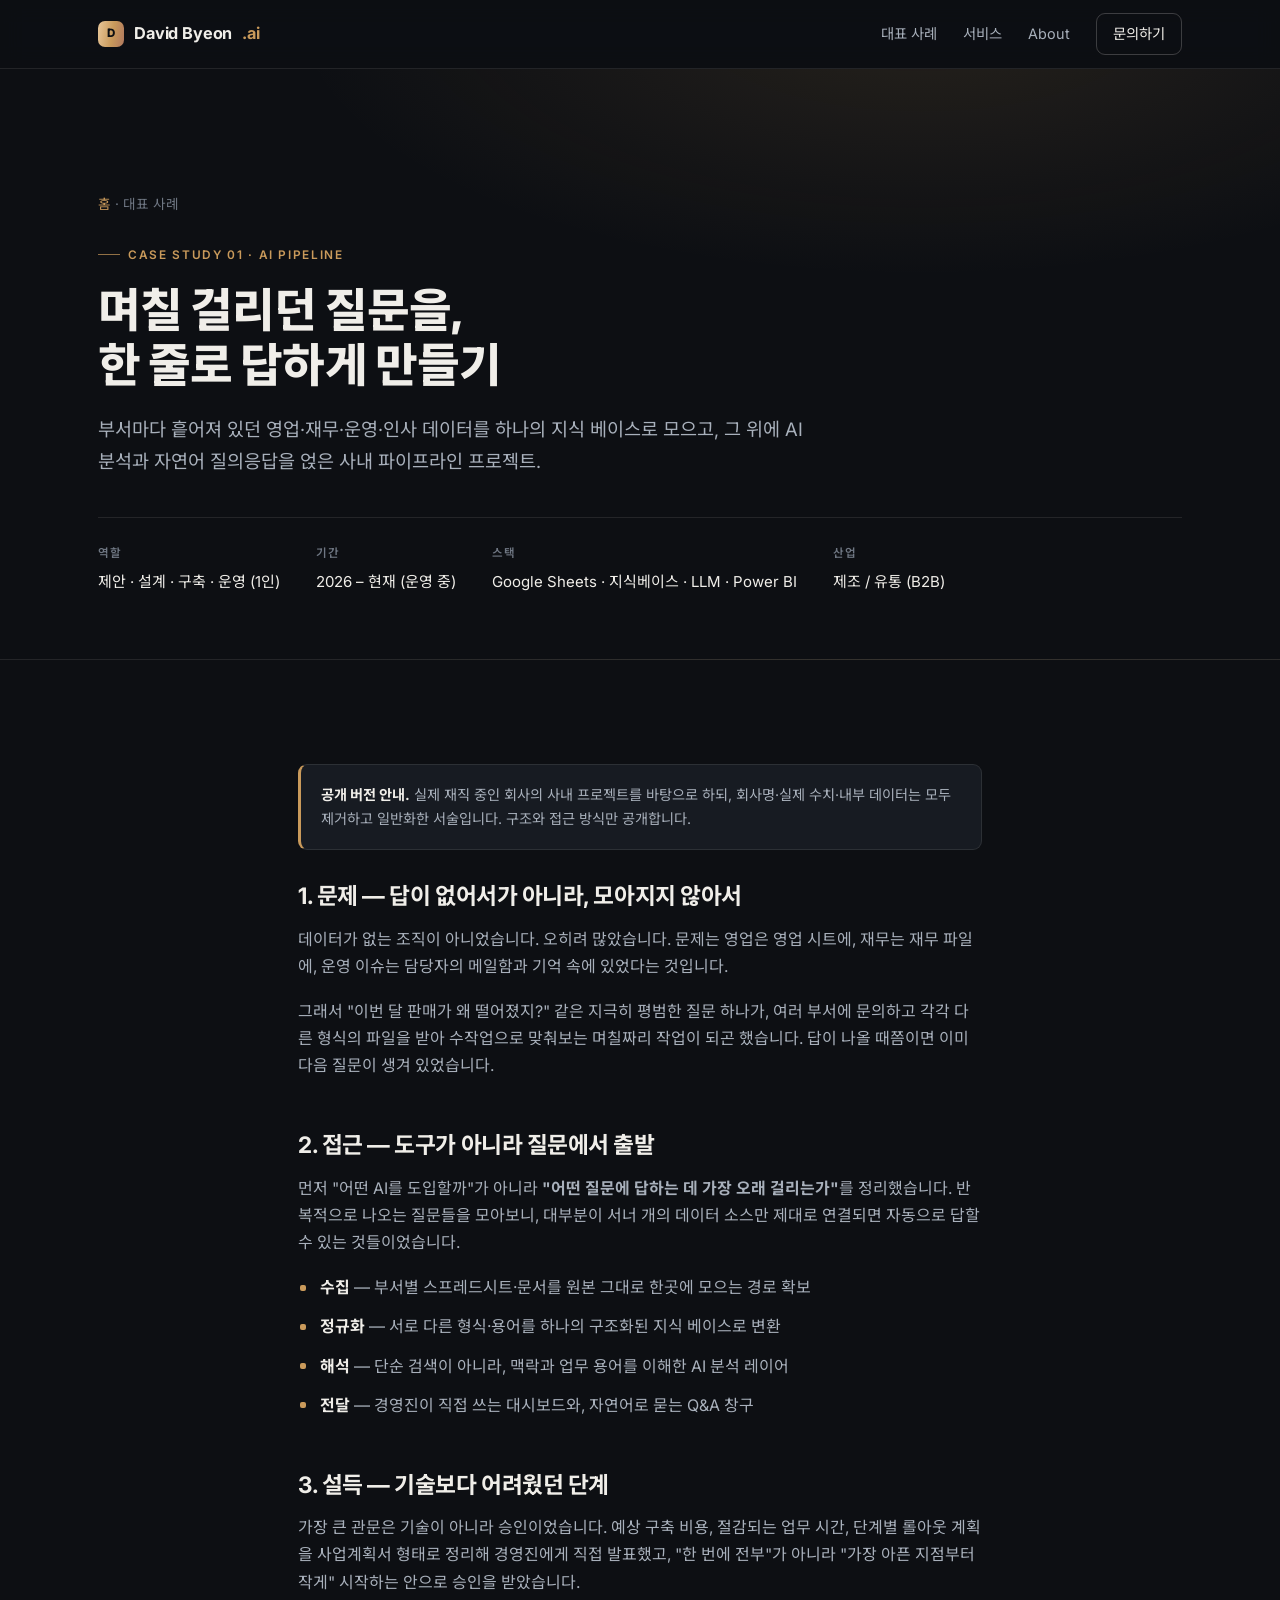
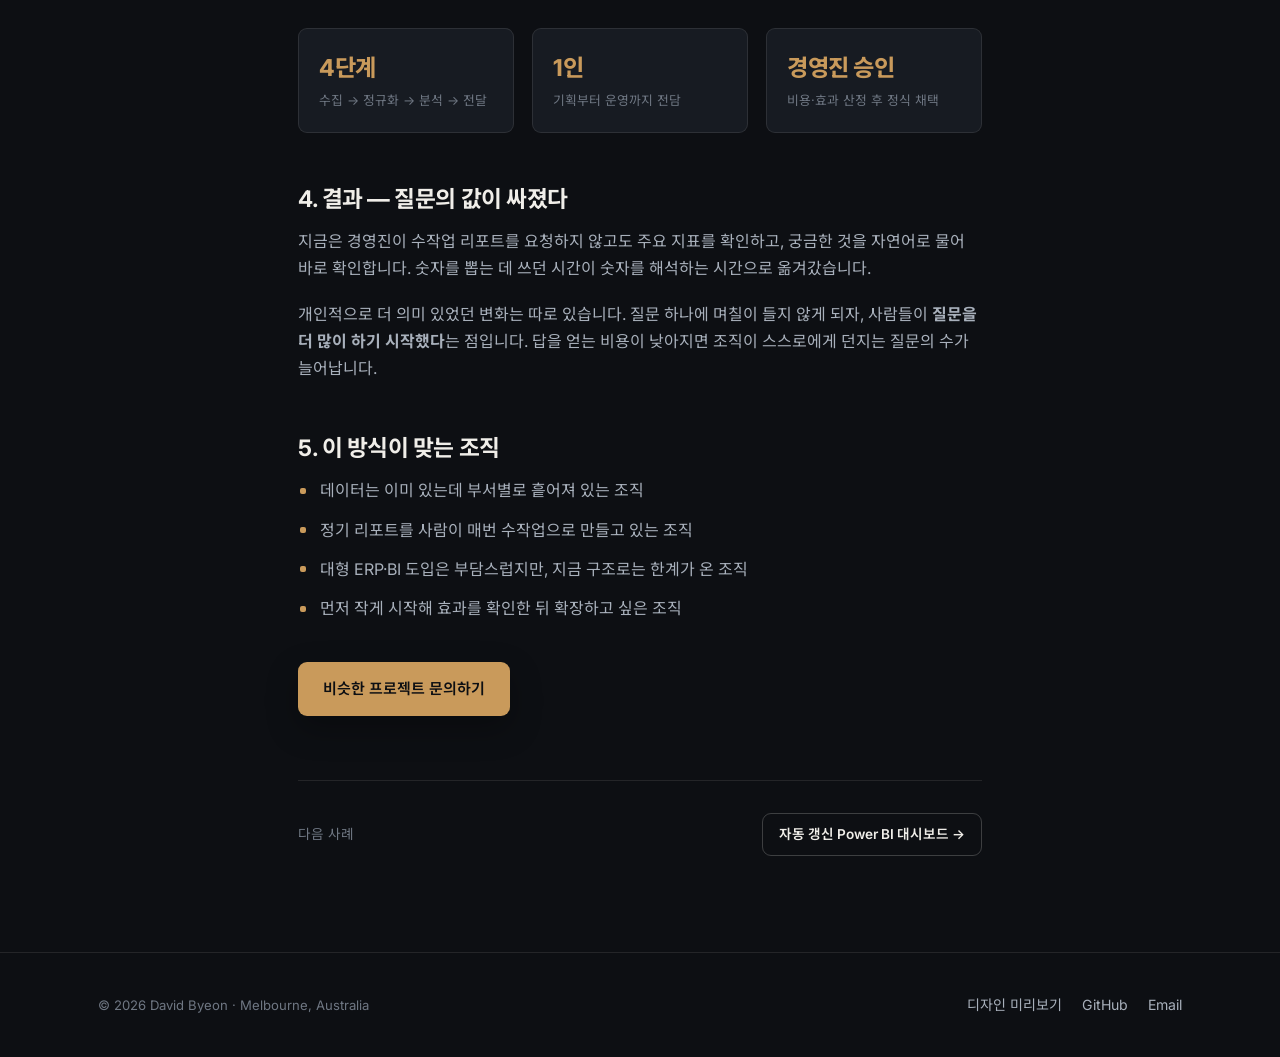
<file: portfolio/data-pipeline.html>
<!doctype html>
<html lang="ko">
<head>
<meta charset="utf-8">
<meta name="viewport" content="width=device-width, initial-scale=1">
<title>AI 데이터 파이프라인 케이스 스터디 — David Byeon</title>
<meta name="description" content="부서별로 흩어진 영업·재무·운영·인사 데이터를 하나의 질문응답 시스템으로 연결한 AI 파이프라인 프로젝트 케이스 스터디.">
<link rel="icon" href="data:image/svg+xml,%3Csvg xmlns='http://www.w3.org/2000/svg' viewBox='0 0 32 32'%3E%3Crect width='32' height='32' rx='8' fill='%23c99a5b'/%3E%3Ctext x='16' y='23' font-size='17' font-family='sans-serif' font-weight='bold' fill='%230d0f13' text-anchor='middle'%3ED%3C/text%3E%3C/svg%3E">
<link rel="preconnect" href="https://fonts.googleapis.com">
<link rel="preconnect" href="https://fonts.gstatic.com" crossorigin>
<link rel="stylesheet" href="https://fonts.googleapis.com/css2?family=Inter:wght@300;400;500;600;700;800&family=Noto+Sans+KR:wght@300;400;500;600;700&family=Playfair+Display:ital@0;1&display=swap">
<link rel="stylesheet" href="../assets/style.css">
<script src="../assets/theme-switch.js"></script>
</head>
<body>

<header class="site">
  <div class="wrap">
    <a class="brand" href="../index.html"><span class="mark">D</span>David Byeon<em>.ai</em></a>
    <nav class="nav">
      <a href="../index.html#work">대표 사례</a>
      <a href="../index.html#services">서비스</a>
      <a href="../index.html#about">About</a>
      <a class="nav-cta" href="../index.html#contact">문의하기</a>
    </nav>
  </div>
</header>

<section class="case-hero">
  <div class="wrap">
    <div class="breadcrumb"><a href="../index.html">홈</a> · 대표 사례</div>
    <span class="eyebrow">Case Study 01 · AI Pipeline</span>
    <h1>며칠 걸리던 질문을,<br>한 줄로 답하게 만들기</h1>
    <p class="lede">
      부서마다 흩어져 있던 영업·재무·운영·인사 데이터를 하나의 지식 베이스로 모으고,
      그 위에 AI 분석과 자연어 질의응답을 얹은 사내 파이프라인 프로젝트.
    </p>
    <div class="case-meta">
      <div><b>역할</b><span>제안 · 설계 · 구축 · 운영 (1인)</span></div>
      <div><b>기간</b><span>2026 – 현재 (운영 중)</span></div>
      <div><b>스택</b><span>Google Sheets · 지식베이스 · LLM · Power BI</span></div>
      <div><b>산업</b><span>제조 / 유통 (B2B)</span></div>
    </div>
  </div>
</section>

<article class="case">

  <div class="note">
    <b>공개 버전 안내.</b> 실제 재직 중인 회사의 사내 프로젝트를 바탕으로 하되,
    회사명·실제 수치·내부 데이터는 모두 제거하고 일반화한 서술입니다. 구조와 접근 방식만 공개합니다.
  </div>

  <h2>1. 문제 — 답이 없어서가 아니라, 모아지지 않아서</h2>
  <p>
    데이터가 없는 조직이 아니었습니다. 오히려 많았습니다. 문제는 영업은 영업 시트에,
    재무는 재무 파일에, 운영 이슈는 담당자의 메일함과 기억 속에 있었다는 것입니다.
  </p>
  <p>
    그래서 "이번 달 판매가 왜 떨어졌지?" 같은 지극히 평범한 질문 하나가, 여러 부서에 문의하고
    각각 다른 형식의 파일을 받아 수작업으로 맞춰보는 며칠짜리 작업이 되곤 했습니다.
    답이 나올 때쯤이면 이미 다음 질문이 생겨 있었습니다.
  </p>

  <h2>2. 접근 — 도구가 아니라 질문에서 출발</h2>
  <p>
    먼저 "어떤 AI를 도입할까"가 아니라 <b>"어떤 질문에 답하는 데 가장 오래 걸리는가"</b>를 정리했습니다.
    반복적으로 나오는 질문들을 모아보니, 대부분이 서너 개의 데이터 소스만 제대로 연결되면
    자동으로 답할 수 있는 것들이었습니다.
  </p>
  <ul>
    <li><b>수집</b> — 부서별 스프레드시트·문서를 원본 그대로 한곳에 모으는 경로 확보</li>
    <li><b>정규화</b> — 서로 다른 형식·용어를 하나의 구조화된 지식 베이스로 변환</li>
    <li><b>해석</b> — 단순 검색이 아니라, 맥락과 업무 용어를 이해한 AI 분석 레이어</li>
    <li><b>전달</b> — 경영진이 직접 쓰는 대시보드와, 자연어로 묻는 Q&amp;A 창구</li>
  </ul>

  <h2>3. 설득 — 기술보다 어려웠던 단계</h2>
  <p>
    가장 큰 관문은 기술이 아니라 승인이었습니다. 예상 구축 비용, 절감되는 업무 시간,
    단계별 롤아웃 계획을 사업계획서 형태로 정리해 경영진에게 직접 발표했고,
    "한 번에 전부"가 아니라 "가장 아픈 지점부터 작게" 시작하는 안으로 승인을 받았습니다.
  </p>

  <div class="metric-row">
    <div class="metric"><div class="n">4단계</div><div class="l">수집 → 정규화 → 분석 → 전달</div></div>
    <div class="metric"><div class="n">1인</div><div class="l">기획부터 운영까지 전담</div></div>
    <div class="metric"><div class="n">경영진 승인</div><div class="l">비용·효과 산정 후 정식 채택</div></div>
  </div>

  <h2>4. 결과 — 질문의 값이 싸졌다</h2>
  <p>
    지금은 경영진이 수작업 리포트를 요청하지 않고도 주요 지표를 확인하고, 궁금한 것을
    자연어로 물어 바로 확인합니다. 숫자를 뽑는 데 쓰던 시간이 숫자를 해석하는 시간으로 옮겨갔습니다.
  </p>
  <p>
    개인적으로 더 의미 있었던 변화는 따로 있습니다. 질문 하나에 며칠이 들지 않게 되자,
    사람들이 <b>질문을 더 많이 하기 시작했다</b>는 점입니다. 답을 얻는 비용이 낮아지면
    조직이 스스로에게 던지는 질문의 수가 늘어납니다.
  </p>

  <h2>5. 이 방식이 맞는 조직</h2>
  <ul>
    <li>데이터는 이미 있는데 부서별로 흩어져 있는 조직</li>
    <li>정기 리포트를 사람이 매번 수작업으로 만들고 있는 조직</li>
    <li>대형 ERP·BI 도입은 부담스럽지만, 지금 구조로는 한계가 온 조직</li>
    <li>먼저 작게 시작해 효과를 확인한 뒤 확장하고 싶은 조직</li>
  </ul>

  <p style="margin-top:40px;">
    <a class="btn btn-primary" href="mailto:davidbyeon.ai@gmail.com?subject=%5BShowroom%5D%20AI%20파이프라인%20문의">비슷한 프로젝트 문의하기</a>
  </p>

  <div class="next-case">
    <span>다음 사례</span>
    <a class="btn btn-ghost btn-sm" href="powerbi-dashboard.html">자동 갱신 Power BI 대시보드 →</a>
  </div>

</article>

<footer class="site">
  <div class="wrap">
    <span class="fine">© 2026 David Byeon · Melbourne, Australia</span>
    <div class="foot-links">
      <a href="../design.html">디자인 미리보기</a>
      <a href="https://github.com/davidbyeonai-studio" target="_blank" rel="noopener">GitHub</a>
      <a href="mailto:davidbyeon.ai@gmail.com">Email</a>
    </div>
  </div>
</footer>

</body>
</html>
</file>
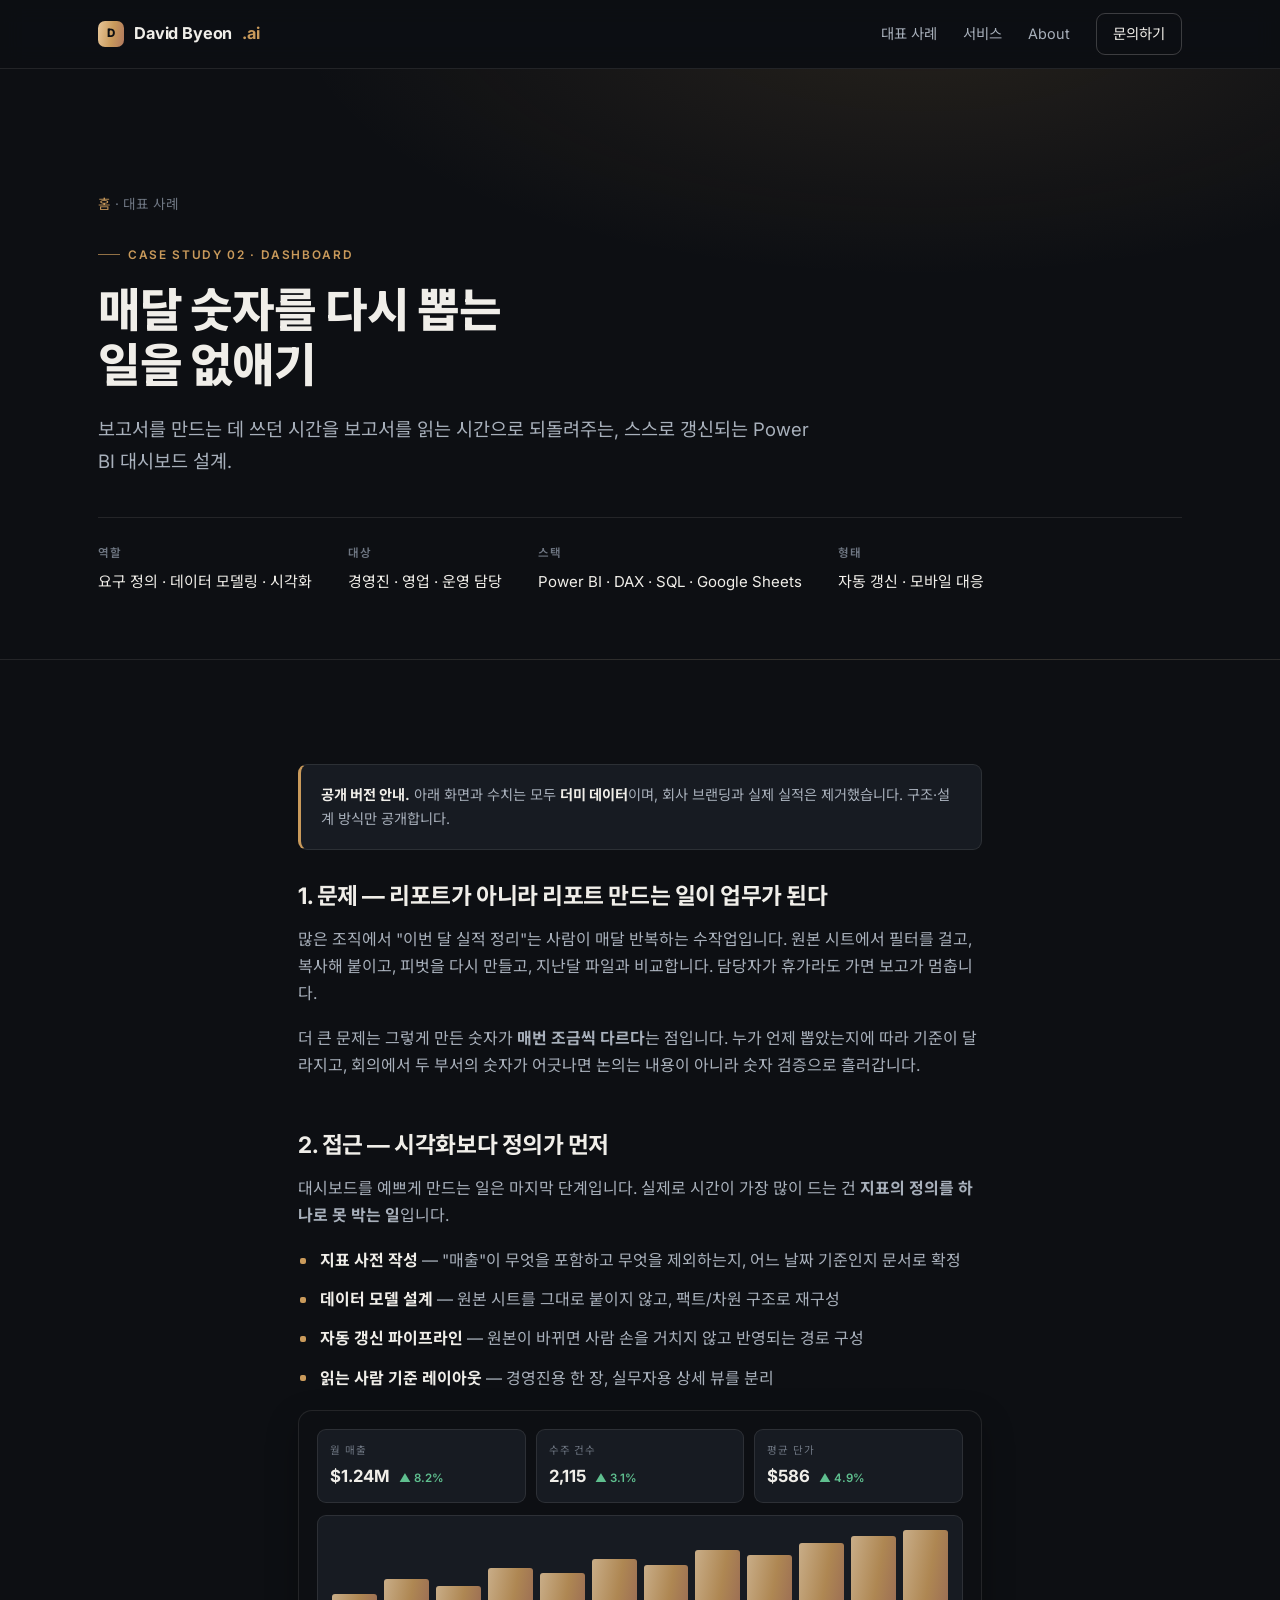
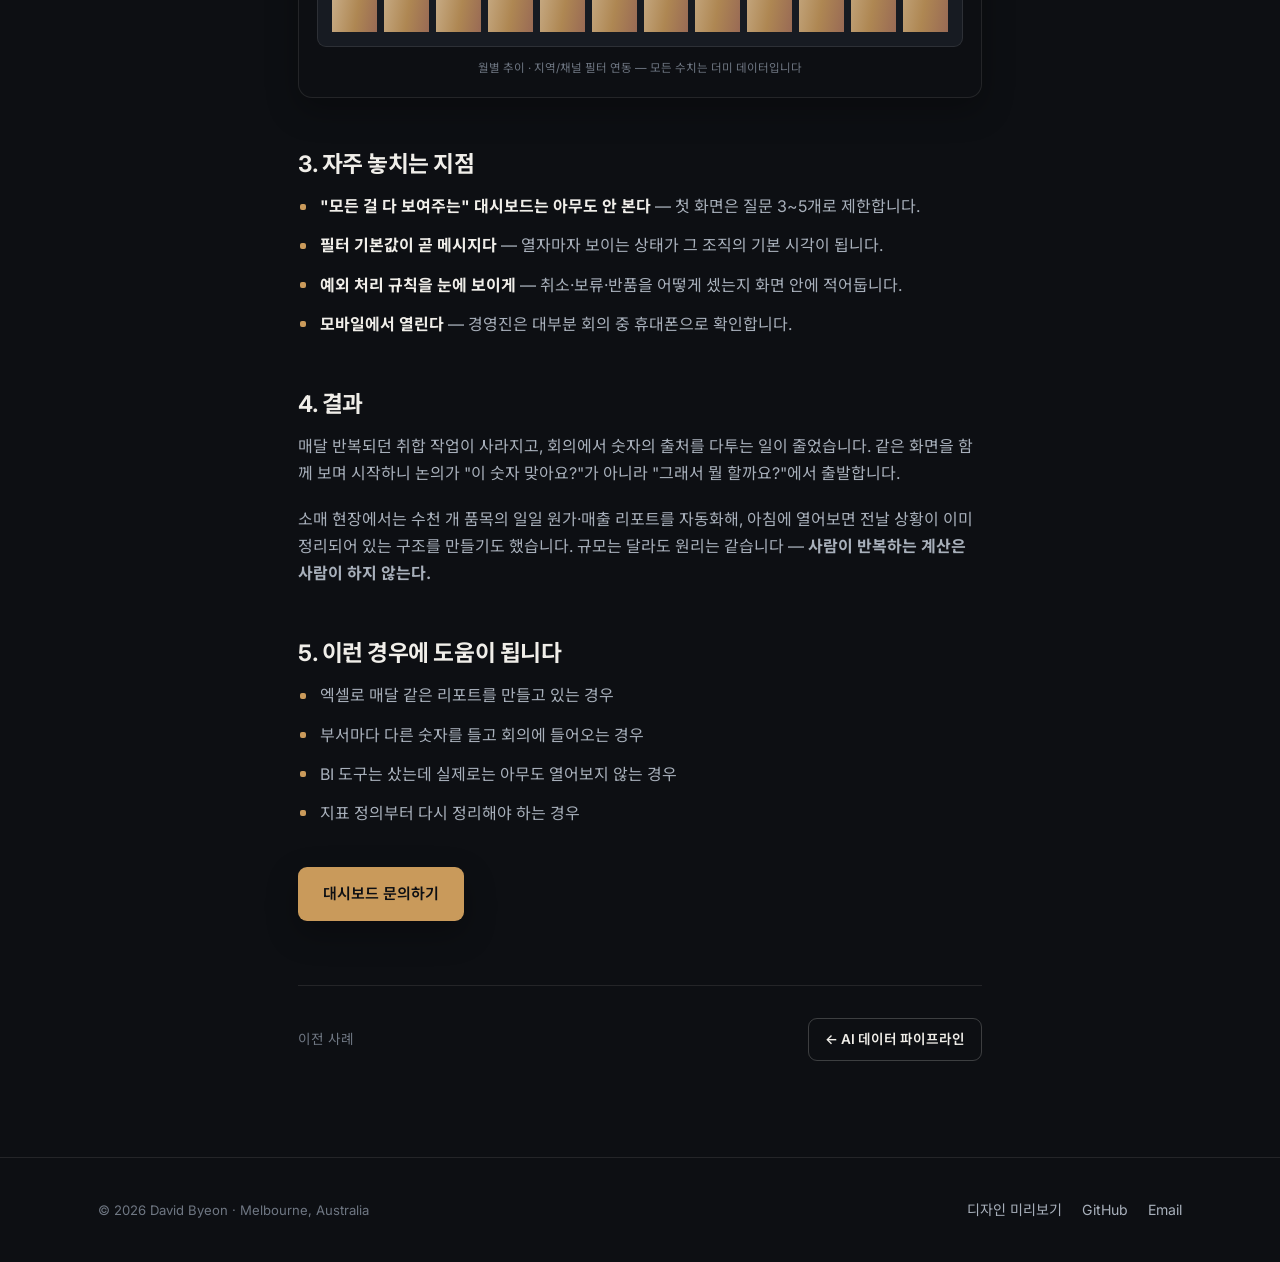
<file: portfolio/powerbi-dashboard.html>
<!doctype html>
<html lang="ko">
<head>
<meta charset="utf-8">
<meta name="viewport" content="width=device-width, initial-scale=1">
<title>자동 갱신 대시보드 케이스 스터디 — David Byeon</title>
<meta name="description" content="사람이 매달 숫자를 다시 뽑지 않아도 되는 자동 갱신 Power BI 대시보드를 설계·구축한 케이스 스터디.">
<link rel="icon" href="data:image/svg+xml,%3Csvg xmlns='http://www.w3.org/2000/svg' viewBox='0 0 32 32'%3E%3Crect width='32' height='32' rx='8' fill='%23c99a5b'/%3E%3Ctext x='16' y='23' font-size='17' font-family='sans-serif' font-weight='bold' fill='%230d0f13' text-anchor='middle'%3ED%3C/text%3E%3C/svg%3E">
<link rel="preconnect" href="https://fonts.googleapis.com">
<link rel="preconnect" href="https://fonts.gstatic.com" crossorigin>
<link rel="stylesheet" href="https://fonts.googleapis.com/css2?family=Inter:wght@300;400;500;600;700;800&family=Noto+Sans+KR:wght@300;400;500;600;700&family=Playfair+Display:ital@0;1&display=swap">
<link rel="stylesheet" href="../assets/style.css">
<script src="../assets/theme-switch.js"></script>
</head>
<body>

<header class="site">
  <div class="wrap">
    <a class="brand" href="../index.html"><span class="mark">D</span>David Byeon<em>.ai</em></a>
    <nav class="nav">
      <a href="../index.html#work">대표 사례</a>
      <a href="../index.html#services">서비스</a>
      <a href="../index.html#about">About</a>
      <a class="nav-cta" href="../index.html#contact">문의하기</a>
    </nav>
  </div>
</header>

<section class="case-hero">
  <div class="wrap">
    <div class="breadcrumb"><a href="../index.html">홈</a> · 대표 사례</div>
    <span class="eyebrow">Case Study 02 · Dashboard</span>
    <h1>매달 숫자를 다시 뽑는<br>일을 없애기</h1>
    <p class="lede">
      보고서를 만드는 데 쓰던 시간을 보고서를 읽는 시간으로 되돌려주는,
      스스로 갱신되는 Power BI 대시보드 설계.
    </p>
    <div class="case-meta">
      <div><b>역할</b><span>요구 정의 · 데이터 모델링 · 시각화</span></div>
      <div><b>대상</b><span>경영진 · 영업 · 운영 담당</span></div>
      <div><b>스택</b><span>Power BI · DAX · SQL · Google Sheets</span></div>
      <div><b>형태</b><span>자동 갱신 · 모바일 대응</span></div>
    </div>
  </div>
</section>

<article class="case">

  <div class="note">
    <b>공개 버전 안내.</b> 아래 화면과 수치는 모두 <b>더미 데이터</b>이며, 회사 브랜딩과
    실제 실적은 제거했습니다. 구조·설계 방식만 공개합니다.
  </div>

  <h2>1. 문제 — 리포트가 아니라 리포트 만드는 일이 업무가 된다</h2>
  <p>
    많은 조직에서 "이번 달 실적 정리"는 사람이 매달 반복하는 수작업입니다. 원본 시트에서
    필터를 걸고, 복사해 붙이고, 피벗을 다시 만들고, 지난달 파일과 비교합니다.
    담당자가 휴가라도 가면 보고가 멈춥니다.
  </p>
  <p>
    더 큰 문제는 그렇게 만든 숫자가 <b>매번 조금씩 다르다</b>는 점입니다. 누가 언제 뽑았는지에 따라
    기준이 달라지고, 회의에서 두 부서의 숫자가 어긋나면 논의는 내용이 아니라 숫자 검증으로 흘러갑니다.
  </p>

  <h2>2. 접근 — 시각화보다 정의가 먼저</h2>
  <p>
    대시보드를 예쁘게 만드는 일은 마지막 단계입니다. 실제로 시간이 가장 많이 드는 건
    <b>지표의 정의를 하나로 못 박는 일</b>입니다.
  </p>
  <ul>
    <li><b>지표 사전 작성</b> — "매출"이 무엇을 포함하고 무엇을 제외하는지, 어느 날짜 기준인지 문서로 확정</li>
    <li><b>데이터 모델 설계</b> — 원본 시트를 그대로 붙이지 않고, 팩트/차원 구조로 재구성</li>
    <li><b>자동 갱신 파이프라인</b> — 원본이 바뀌면 사람 손을 거치지 않고 반영되는 경로 구성</li>
    <li><b>읽는 사람 기준 레이아웃</b> — 경영진용 한 장, 실무자용 상세 뷰를 분리</li>
  </ul>

  <div class="mock" aria-label="더미 데이터로 구성한 대시보드 예시">
    <div class="row">
      <div class="kpi"><div class="k">월 매출</div><div class="v">$1.24M <small>▲ 8.2%</small></div></div>
      <div class="kpi"><div class="k">수주 건수</div><div class="v">2,115 <small>▲ 3.1%</small></div></div>
      <div class="kpi"><div class="k">평균 단가</div><div class="v">$586 <small>▲ 4.9%</small></div></div>
    </div>
    <div class="chart" aria-hidden="true">
      <i style="height:38%"></i><i style="height:52%"></i><i style="height:45%"></i>
      <i style="height:63%"></i><i style="height:58%"></i><i style="height:72%"></i>
      <i style="height:66%"></i><i style="height:81%"></i><i style="height:76%"></i>
      <i style="height:88%"></i><i style="height:94%"></i><i style="height:100%"></i>
    </div>
    <div class="cap">월별 추이 · 지역/채널 필터 연동 — 모든 수치는 더미 데이터입니다</div>
  </div>

  <h2>3. 자주 놓치는 지점</h2>
  <ul>
    <li><b>"모든 걸 다 보여주는" 대시보드는 아무도 안 본다</b> — 첫 화면은 질문 3~5개로 제한합니다.</li>
    <li><b>필터 기본값이 곧 메시지다</b> — 열자마자 보이는 상태가 그 조직의 기본 시각이 됩니다.</li>
    <li><b>예외 처리 규칙을 눈에 보이게</b> — 취소·보류·반품을 어떻게 셌는지 화면 안에 적어둡니다.</li>
    <li><b>모바일에서 열린다</b> — 경영진은 대부분 회의 중 휴대폰으로 확인합니다.</li>
  </ul>

  <h2>4. 결과</h2>
  <p>
    매달 반복되던 취합 작업이 사라지고, 회의에서 숫자의 출처를 다투는 일이 줄었습니다.
    같은 화면을 함께 보며 시작하니 논의가 "이 숫자 맞아요?"가 아니라 "그래서 뭘 할까요?"에서 출발합니다.
  </p>
  <p>
    소매 현장에서는 수천 개 품목의 일일 원가·매출 리포트를 자동화해, 아침에 열어보면
    전날 상황이 이미 정리되어 있는 구조를 만들기도 했습니다. 규모는 달라도 원리는 같습니다 —
    <b>사람이 반복하는 계산은 사람이 하지 않는다.</b>
  </p>

  <h2>5. 이런 경우에 도움이 됩니다</h2>
  <ul>
    <li>엑셀로 매달 같은 리포트를 만들고 있는 경우</li>
    <li>부서마다 다른 숫자를 들고 회의에 들어오는 경우</li>
    <li>BI 도구는 샀는데 실제로는 아무도 열어보지 않는 경우</li>
    <li>지표 정의부터 다시 정리해야 하는 경우</li>
  </ul>

  <p style="margin-top:40px;">
    <a class="btn btn-primary" href="mailto:davidbyeon.ai@gmail.com?subject=%5BShowroom%5D%20대시보드%20문의">대시보드 문의하기</a>
  </p>

  <div class="next-case">
    <span>이전 사례</span>
    <a class="btn btn-ghost btn-sm" href="data-pipeline.html">← AI 데이터 파이프라인</a>
  </div>

</article>

<footer class="site">
  <div class="wrap">
    <span class="fine">© 2026 David Byeon · Melbourne, Australia</span>
    <div class="foot-links">
      <a href="../design.html">디자인 미리보기</a>
      <a href="https://github.com/davidbyeonai-studio" target="_blank" rel="noopener">GitHub</a>
      <a href="mailto:davidbyeon.ai@gmail.com">Email</a>
    </div>
  </div>
</footer>

</body>
</html>
</file>
<file: assets/style.css>
/* ============================================================================
   David Byeon — AI Data & Brand Studio (Showroom)
   Token vocabulary intentionally matches assets/site-themes.css so any
   :root[data-skin="X"] block can override this default palette wholesale.
   Never hardcode a color below — always go through a token or color-mix().
   ========================================================================== */

:root{
  /* Default skin: "studio" — deep charcoal + copper */
  --bg:#0d0f13;
  --bg-soft:#12151b;
  --surface:#171b22;
  --surface-2:#1d222b;
  --border:rgba(232,230,225,.10);
  --border-strong:rgba(232,230,225,.22);
  --text-1:#f0eee9;
  --text-2:#a8b0bb;
  --text-3:#6f7783;
  --accent:#c99a5b;
  --accent-2:#8fb3c9;
  --accent-3:#b0785e;
  --good:#5fbf8f;
  --warn:#d9a441;
  --bad:#d97070;
  --grad:linear-gradient(100deg,#e8c79a,#c99a5b 55%,#b0785e);
  --grad-soft:linear-gradient(135deg,rgba(201,154,91,.16),rgba(143,179,201,.10));
  --radius:14px;
  --radius-sm:9px;
  --radius-lg:24px;
  --shadow:0 12px 32px rgba(0,0,0,.28);
  --shadow-lg:0 32px 80px rgba(0,0,0,.42);
  --font-sans:'Inter','Pretendard','Noto Sans KR',-apple-system,BlinkMacSystemFont,"Segoe UI",sans-serif;
  --font-serif:'Playfair Display','Noto Serif KR',Georgia,serif;
  --font-display:var(--font-sans);

  /* Layout scale (not themed) */
  --maxw:1140px;
  --gut:28px;
}

*,*::before,*::after{box-sizing:border-box;}
html{scroll-behavior:smooth;-webkit-text-size-adjust:100%;}
body{
  margin:0;
  background:var(--bg);
  color:var(--text-1);
  font-family:var(--font-sans);
  font-size:16px;
  line-height:1.7;
  -webkit-font-smoothing:antialiased;
  overflow-x:hidden;
}
a{color:inherit;}
img{max-width:100%;display:block;}
::selection{background:color-mix(in srgb,var(--accent) 32%,transparent);}

.wrap{max-width:var(--maxw);margin:0 auto;padding:0 var(--gut);}
.narrow{max-width:760px;}

/* ---------- Header ------------------------------------------------------ */
header.site{
  position:sticky;top:0;z-index:50;
  background:color-mix(in srgb,var(--bg) 86%,transparent);
  backdrop-filter:saturate(140%) blur(12px);
  -webkit-backdrop-filter:saturate(140%) blur(12px);
  border-bottom:1px solid var(--border);
}
header.site .wrap{display:flex;align-items:center;justify-content:space-between;height:68px;gap:24px;}
.brand{
  display:flex;align-items:center;gap:10px;
  font-weight:700;letter-spacing:-.01em;font-size:1.02rem;text-decoration:none;white-space:nowrap;
}
.brand .mark{
  width:26px;height:26px;border-radius:7px;background:var(--grad);
  display:grid;place-items:center;font-size:.72rem;font-weight:800;color:var(--bg);
  flex:none;
}
.brand em{font-style:normal;color:var(--accent);}
.nav{display:flex;align-items:center;gap:26px;font-size:.9rem;}
.nav a{text-decoration:none;color:var(--text-2);transition:color .18s;white-space:nowrap;}
.nav a:hover{color:var(--text-1);}
.nav .nav-cta{
  padding:8px 16px;border:1px solid var(--border-strong);border-radius:var(--radius-sm);
  color:var(--text-1);
}
.nav .nav-cta:hover{border-color:var(--accent);color:var(--accent);}
.nav .lang-link{
  font-size:.78rem;font-weight:700;letter-spacing:.06em;color:var(--text-3);
  border:1px solid var(--border);border-radius:var(--radius-sm);padding:5px 9px;
}
.nav .lang-link:hover{color:var(--accent);border-color:var(--accent);}

/* ---------- Buttons ----------------------------------------------------- */
.btn{
  display:inline-flex;align-items:center;gap:8px;
  padding:13px 24px;border-radius:var(--radius-sm);
  font-weight:600;font-size:.94rem;text-decoration:none;border:1px solid transparent;
  transition:transform .18s ease, box-shadow .18s ease, border-color .18s, background .18s, color .18s;
  cursor:pointer;font-family:inherit;
}
.btn-primary{background:var(--accent);color:var(--bg);box-shadow:var(--shadow);}
.btn-primary:hover{transform:translateY(-2px);box-shadow:var(--shadow-lg);}
.btn-ghost{border-color:var(--border-strong);color:var(--text-1);background:transparent;}
.btn-ghost:hover{border-color:var(--accent);color:var(--accent);transform:translateY(-2px);}
.btn-sm{padding:9px 16px;font-size:.85rem;}

/* ---------- Shared section furniture ------------------------------------ */
section{padding:104px 0;position:relative;}
section.tight{padding:72px 0;}
section[id]{scroll-margin-top:88px;}
.eyebrow{
  display:inline-flex;align-items:center;gap:8px;
  font-size:.74rem;letter-spacing:.14em;text-transform:uppercase;font-weight:600;
  color:var(--accent);margin-bottom:18px;
}
.eyebrow::before{content:"";width:22px;height:1px;background:var(--accent);opacity:.7;}
h1,h2,h3{font-family:var(--font-display);letter-spacing:-.02em;line-height:1.2;margin:0;}
h1{font-size:clamp(2.3rem,5.2vw,3.75rem);font-weight:800;}
h2{font-size:clamp(1.7rem,3.4vw,2.4rem);font-weight:700;}
h3{font-size:1.12rem;font-weight:650;}
.lede{font-size:clamp(1rem,1.5vw,1.16rem);color:var(--text-2);max-width:60ch;}
.section-head{max-width:660px;margin-bottom:56px;}
.section-head h2{margin-bottom:14px;}
.section-head p{color:var(--text-2);margin:0;}

/* ---------- Hero -------------------------------------------------------- */
.hero{
  padding-top:132px;padding-bottom:96px;
  border-bottom:1px solid var(--border);
  background:
    radial-gradient(1100px 460px at 78% -8%, color-mix(in srgb,var(--accent) 15%,transparent), transparent 70%),
    radial-gradient(760px 380px at 8% 12%, color-mix(in srgb,var(--accent-2) 11%,transparent), transparent 72%);
}
.hero h1{margin-bottom:26px;max-width:16ch;}
.hero h1 .grad{
  background:var(--grad);-webkit-background-clip:text;background-clip:text;color:transparent;
}
.hero .lede{margin-bottom:38px;}
.cta-row{display:flex;gap:14px;flex-wrap:wrap;align-items:center;}
.cta-note{color:var(--text-3);font-size:.86rem;}

/* Proof strip */
.proof{
  margin-top:72px;padding-top:34px;border-top:1px solid var(--border);
  display:grid;grid-template-columns:repeat(4,1fr);gap:24px;
}
.proof .item .n{
  font-size:1.9rem;font-weight:750;letter-spacing:-.03em;line-height:1.1;
  background:var(--grad);-webkit-background-clip:text;background-clip:text;color:transparent;
}
.proof .item .l{font-size:.85rem;color:var(--text-2);margin-top:4px;}

/* ---------- Flagship ---------------------------------------------------- */
.flagship{background:var(--bg-soft);border-bottom:1px solid var(--border);}
.case-card{
  background:var(--surface);border:1px solid var(--border);border-radius:var(--radius-lg);
  padding:44px;display:grid;grid-template-columns:1.15fr .85fr;gap:48px;align-items:center;
  box-shadow:var(--shadow);position:relative;overflow:hidden;
}
.case-card::before{
  content:"";position:absolute;inset:0;background:var(--grad-soft);opacity:.55;pointer-events:none;
}
.case-card > *{position:relative;}
.case-card h3{font-size:1.55rem;margin-bottom:16px;line-height:1.3;}
.case-card p{color:var(--text-2);margin:0 0 18px;}
.tag-row{display:flex;gap:8px;flex-wrap:wrap;margin-bottom:22px;}
.tag{
  font-size:.74rem;letter-spacing:.04em;color:var(--text-2);
  border:1px solid var(--border);border-radius:999px;padding:4px 11px;
  background:color-mix(in srgb,var(--text-1) 4%,transparent);
}

/* Pipeline diagram */
.pipeline{display:flex;flex-direction:column;gap:0;}
.pipeline .step{
  background:var(--bg);border:1px solid var(--border);border-radius:var(--radius-sm);
  padding:14px 16px;font-size:.9rem;display:flex;gap:12px;align-items:flex-start;
}
.pipeline .step .idx{
  flex:none;width:22px;height:22px;border-radius:6px;background:var(--grad);
  display:grid;place-items:center;font-size:.7rem;font-weight:800;color:var(--bg);margin-top:2px;
}
.pipeline .step .t{font-weight:600;}
.pipeline .step .d{color:var(--text-3);font-size:.8rem;line-height:1.5;}
.pipeline .link{
  width:1px;height:16px;background:var(--border-strong);margin:0 0 0 27px;
}

/* ---------- Services ---------------------------------------------------- */
.grid-3{display:grid;grid-template-columns:repeat(auto-fit,minmax(268px,1fr));gap:22px;}
.card{
  background:var(--surface);border:1px solid var(--border);border-radius:var(--radius);
  padding:30px 28px;position:relative;transition:transform .2s ease,border-color .2s,box-shadow .2s;
  display:flex;flex-direction:column;gap:12px;
}
.card:hover{transform:translateY(-4px);border-color:var(--border-strong);box-shadow:var(--shadow);}
.card .ico{
  width:38px;height:38px;border-radius:10px;display:grid;place-items:center;
  background:color-mix(in srgb,var(--accent) 16%,transparent);
  color:var(--accent);font-size:1.05rem;font-weight:700;margin-bottom:4px;
}
.card p{color:var(--text-2);font-size:.92rem;margin:0;}
.card .meta{font-size:.8rem;color:var(--text-3);margin-top:auto;padding-top:8px;}
.card.soon{opacity:.72;}
.badge{
  position:absolute;top:22px;right:22px;font-size:.66rem;letter-spacing:.08em;text-transform:uppercase;
  color:var(--text-3);border:1px solid var(--border);border-radius:999px;padding:3px 9px;
}

/* ---------- Process ----------------------------------------------------- */
.process{background:var(--bg-soft);border-top:1px solid var(--border);border-bottom:1px solid var(--border);}
.steps{display:grid;grid-template-columns:repeat(auto-fit,minmax(220px,1fr));gap:26px;counter-reset:s;}
.steps .s{padding-top:22px;border-top:2px solid var(--border-strong);position:relative;}
.steps .s::before{
  counter-increment:s;content:"0" counter(s);
  position:absolute;top:-12px;left:0;background:var(--bg-soft);padding-right:10px;
  font-size:.78rem;font-weight:700;letter-spacing:.1em;color:var(--accent);
}
.steps .s h3{margin-bottom:8px;font-size:1rem;}
.steps .s p{color:var(--text-2);font-size:.89rem;margin:0;}

/* ---------- About ------------------------------------------------------- */
.about-grid{display:grid;grid-template-columns:.85fr 1.15fr;gap:60px;align-items:start;}
.about-grid .who h2{margin-bottom:6px;}
.about-grid .role{color:var(--accent);font-size:.94rem;margin:0 0 26px;}
.facts{list-style:none;margin:0;padding:0;font-size:.9rem;}
.facts li{padding:13px 0;border-bottom:1px solid var(--border);color:var(--text-2);}
.facts li:last-child{border-bottom:none;}
.facts b{
  display:block;font-size:.72rem;text-transform:uppercase;letter-spacing:.1em;
  color:var(--text-3);margin-bottom:3px;font-weight:600;
}
.about-body p{color:var(--text-2);margin:0 0 18px;}
.about-body p.pull{
  color:var(--text-1);font-family:var(--font-serif);font-size:1.16rem;line-height:1.65;
  border-left:2px solid var(--accent);padding:4px 0 4px 22px;margin:28px 0;
}

/* ---------- Contact band ------------------------------------------------ */
.contact{
  background:
    radial-gradient(760px 300px at 50% 0%, color-mix(in srgb,var(--accent) 16%,transparent), transparent 72%),
    var(--bg-soft);
  border-top:1px solid var(--border);text-align:center;
}
.contact h2{margin-bottom:14px;}
.contact p{color:var(--text-2);max-width:52ch;margin:0 auto 32px;}
.contact .cta-row{justify-content:center;}

/* ---------- Footer ------------------------------------------------------ */
footer.site{border-top:1px solid var(--border);padding:40px 0;background:var(--bg);}
footer.site .wrap{display:flex;justify-content:space-between;align-items:center;flex-wrap:wrap;gap:14px;}
footer.site a{text-decoration:none;color:var(--text-2);font-size:.88rem;transition:color .18s;}
footer.site a:hover{color:var(--accent);}
.fine{color:var(--text-3);font-size:.82rem;}
.foot-links{display:flex;gap:20px;}

/* ---------- Case-study article ------------------------------------------ */
.case-hero{
  padding-top:124px;padding-bottom:64px;border-bottom:1px solid var(--border);
  background:radial-gradient(900px 380px at 72% -10%, color-mix(in srgb,var(--accent) 13%,transparent), transparent 70%);
}
.breadcrumb{font-size:.85rem;color:var(--text-3);margin-bottom:20px;}
.breadcrumb a{color:var(--accent);text-decoration:none;}
.breadcrumb a:hover{text-decoration:underline;}
.case-hero h1{font-size:clamp(1.9rem,4vw,2.9rem);margin-bottom:20px;max-width:20ch;}
.case-meta{
  display:flex;gap:36px;flex-wrap:wrap;margin-top:40px;padding-top:26px;border-top:1px solid var(--border);
}
.case-meta div b{
  display:block;font-size:.72rem;text-transform:uppercase;letter-spacing:.1em;color:var(--text-3);
  margin-bottom:4px;font-weight:600;
}
.case-meta div span{font-size:.94rem;color:var(--text-1);}
article.case{max-width:740px;margin:0 auto;padding:72px var(--gut) 96px;}
article.case h2{font-size:1.42rem;margin:52px 0 16px;}
article.case h2:first-of-type{margin-top:0;}
article.case p{color:var(--text-2);margin:0 0 18px;}
article.case ul{color:var(--text-2);padding-left:0;margin:0 0 18px;list-style:none;}
article.case ul li{position:relative;padding-left:22px;margin-bottom:12px;}
article.case ul li::before{
  content:"";position:absolute;left:2px;top:.66em;width:6px;height:6px;border-radius:2px;background:var(--accent);
}
article.case ul li b{color:var(--text-1);}
.note{
  background:var(--surface);border:1px solid var(--border);border-left:3px solid var(--accent);
  border-radius:var(--radius-sm);padding:18px 20px;font-size:.89rem;color:var(--text-2);margin:32px 0;
}
.note b{color:var(--text-1);}
.metric-row{display:grid;grid-template-columns:repeat(auto-fit,minmax(150px,1fr));gap:18px;margin:32px 0;}
.metric{background:var(--surface);border:1px solid var(--border);border-radius:var(--radius-sm);padding:20px;}
.metric .n{font-size:1.45rem;font-weight:750;color:var(--accent);letter-spacing:-.02em;}
.metric .l{font-size:.8rem;color:var(--text-3);margin-top:2px;}
.next-case{
  border-top:1px solid var(--border);margin-top:64px;padding-top:32px;
  display:flex;justify-content:space-between;align-items:center;gap:16px;flex-wrap:wrap;
}
.next-case span{color:var(--text-3);font-size:.85rem;}

/* Mock dashboard (pure CSS, no image assets) */
.mock{
  background:var(--bg);border:1px solid var(--border);border-radius:var(--radius);
  padding:18px;display:grid;gap:12px;box-shadow:var(--shadow);
}
.mock .row{display:grid;grid-template-columns:repeat(3,1fr);gap:10px;}
.mock .kpi{background:var(--surface);border:1px solid var(--border);border-radius:var(--radius-sm);padding:12px;}
.mock .kpi .k{font-size:.66rem;letter-spacing:.08em;text-transform:uppercase;color:var(--text-3);}
.mock .kpi .v{font-size:1.05rem;font-weight:700;color:var(--text-1);margin-top:2px;}
.mock .kpi .v small{font-size:.72rem;color:var(--good);font-weight:600;margin-left:5px;}
.mock .chart{
  background:var(--surface);border:1px solid var(--border);border-radius:var(--radius-sm);
  padding:14px;display:flex;align-items:flex-end;gap:7px;height:132px;
}
.mock .chart i{flex:1;background:var(--grad);border-radius:3px 3px 0 0;opacity:.85;display:block;}
.mock .cap{font-size:.72rem;color:var(--text-3);text-align:center;}

/* ---------- Live data dashboard ----------------------------------------- */
/* Chart series colours are deliberately NOT the UI accent tokens: the brand
   accent is intentionally muted (low chroma) and fails the categorical-palette
   checks for chart marks. These two were validated for BOTH light and dark
   surfaces (lightness band, chroma floor, CVD ΔE, contrast) — see the case
   study's methodology note. They stay fixed across all 36 skins so series
   identity never depends on the active theme. */
:root{
  --series-1:#bd7f22;
  --series-2:#4a86c8;
}
.dash{max-width:960px;margin:0 auto;padding:0 var(--gut);}
.kpi-grid{display:grid;grid-template-columns:repeat(auto-fit,minmax(190px,1fr));gap:16px;margin-bottom:28px;}
.kpi-tile{background:var(--surface);border:1px solid var(--border);border-radius:var(--radius);padding:20px 22px;}
.kpi-tile .k{font-size:.74rem;letter-spacing:.06em;text-transform:uppercase;color:var(--text-3);font-weight:600;}
.kpi-tile .v{font-size:1.75rem;font-weight:750;letter-spacing:-.03em;margin-top:6px;line-height:1.15;}
.kpi-tile .v span{font-size:.9rem;font-weight:600;color:var(--text-2);margin-left:4px;}
.kpi-tile .d{font-size:.8rem;color:var(--text-3);margin-top:6px;}
.chart-card{
  background:var(--surface);border:1px solid var(--border);border-radius:var(--radius);
  padding:24px;margin-bottom:22px;
}
.chart-card h3{font-size:1.02rem;margin-bottom:4px;}
.chart-card .sub{font-size:.84rem;color:var(--text-3);margin:0 0 18px;}
.chart-box{position:relative;height:300px;}
.chart-box.tall{height:360px;}
.legend-row{display:flex;gap:20px;flex-wrap:wrap;margin-bottom:14px;font-size:.85rem;color:var(--text-2);}
.legend-row .lg{display:inline-flex;align-items:center;gap:8px;}
.legend-row .lg i{width:16px;height:3px;border-radius:2px;display:block;}
.legend-row .lg i.dash-mark{background-image:linear-gradient(90deg,currentColor 55%,transparent 55%);background-size:7px 3px;}
details.table-view{margin:6px 0 30px;}
details.table-view summary{
  cursor:pointer;font-size:.86rem;color:var(--accent);padding:8px 0;
}
details.table-view table{width:100%;border-collapse:collapse;font-size:.82rem;margin-top:10px;}
details.table-view th,details.table-view td{
  text-align:right;padding:7px 10px;border-bottom:1px solid var(--border);color:var(--text-2);
}
details.table-view th{color:var(--text-3);font-weight:600;text-transform:uppercase;font-size:.7rem;letter-spacing:.06em;}
details.table-view td:first-child,details.table-view th:first-child{text-align:left;}
.src-note{font-size:.8rem;color:var(--text-3);line-height:1.6;}
.src-note a{color:var(--accent);}

/* ---------- Design preview page ----------------------------------------- */
.dp-bar{
  position:sticky;top:0;z-index:60;background:var(--bg);border-bottom:1px solid var(--border);
  padding:14px 0;
}
.dp-bar .wrap{display:flex;align-items:center;gap:16px;flex-wrap:wrap;}
.dp-bar .title{font-weight:700;font-size:.98rem;margin-right:auto;display:flex;align-items:center;gap:10px;}
.dp-bar .now{color:var(--accent);font-size:.85rem;font-weight:600;}
.dp-select{
  background:var(--surface);color:var(--text-1);border:1px solid var(--border-strong);
  border-radius:var(--radius-sm);padding:9px 12px;font-family:inherit;font-size:.88rem;min-width:200px;
}
.dp-hint{color:var(--text-3);font-size:.8rem;}
.dp-swatches{display:grid;grid-template-columns:repeat(auto-fill,minmax(132px,1fr));gap:12px;margin-top:8px;}
.dp-sw{
  border:1px solid var(--border);border-radius:var(--radius-sm);padding:10px;cursor:pointer;
  background:var(--surface);text-align:left;font-family:inherit;transition:border-color .15s,transform .15s;
}
.dp-sw:hover{border-color:var(--accent);transform:translateY(-2px);}
.dp-sw[aria-pressed="true"]{border-color:var(--accent);box-shadow:0 0 0 1px var(--accent);}
.dp-sw .dots{display:flex;gap:4px;margin-bottom:8px;}
.dp-sw .dots i{width:14px;height:14px;border-radius:4px;display:block;border:1px solid var(--border);}
.dp-sw .nm{font-size:.76rem;color:var(--text-2);line-height:1.35;word-break:break-word;}
.dp-live{border:1px dashed var(--border-strong);border-radius:var(--radius-lg);overflow:hidden;margin-top:8px;}
.dp-note{
  background:var(--surface);border:1px solid var(--border);border-radius:var(--radius-sm);
  padding:14px 16px;color:var(--text-2);font-size:.86rem;margin-bottom:26px;
}
.dp-note b{color:var(--text-1);}

/* ---------- Scroll reveal ----------------------------------------------- */
.reveal{opacity:0;transform:translateY(18px);transition:opacity .6s ease,transform .6s ease;}
.reveal.in{opacity:1;transform:none;}
@media (prefers-reduced-motion:reduce){
  .reveal{opacity:1;transform:none;transition:none;}
  html{scroll-behavior:auto;}
  .btn:hover,.card:hover,.dp-sw:hover{transform:none;}
}

/* ---------- Responsive -------------------------------------------------- */
@media (max-width:900px){
  .case-card{grid-template-columns:1fr;gap:32px;padding:32px;}
  .about-grid{grid-template-columns:1fr;gap:36px;}
  .proof{grid-template-columns:repeat(2,1fr);gap:20px;}
}
@media (max-width:680px){
  :root{--gut:20px;}
  section{padding:76px 0;}
  .hero{padding-top:104px;padding-bottom:76px;}
  .nav a:not(.nav-cta){display:none;}
  .case-meta{gap:22px;}
  header.site .wrap{height:60px;}
}
</file>
<file: assets/site-themes.css>
/* Shared theme-token library for the site-wide "Design Preview" theme switcher.
 * Ported verbatim (skill token names: --bg/--text-1/--accent/--border/--font-sans/...)
 * from static-pages/design-preview.html's own 36-theme block - single source for the
 * raw color/font values. Uses [data-skin="X"] (NOT [data-theme]) deliberately - several
 * pages already use data-theme="light" for their own light/dark-mode override guard
 * (see home.html), so a separate attribute avoids any collision between "which skin"
 * and "force light mode" state. theme-switch.js applies one of these blocks, reads the
 * resolved skill tokens via getComputedStyle, and bridges them onto THIS SITE's own
 * token names (--ink/--accent/--line/--sans/...) that every real page's CSS already
 * references - so no page's own stylesheet needs to change to support theming.
 * Regenerate by re-running the extraction script if design-preview.html's themes change.
 */
:root[data-skin="academic-paper"]{
	--bg:#fdfcf8;--bg-soft:#f7f5ed;--surface:#ffffff;--surface-2:#f5f3ea;
  --border:rgba(20,20,20,.14);--border-strong:rgba(20,20,20,.35);
  --text-1:#0a0a0a;--text-2:#333333;--text-3:#707070;
  --accent:#1a3a7a;--accent-2:#0a0a0a;--accent-3:#8a1a1a;
  --good:#1a5a2a;--warn:#8a6a1a;--bad:#8a1a1a;
  --grad:linear-gradient(135deg,#1a3a7a,#0a0a0a);
  --grad-soft:linear-gradient(135deg,#e8edf8,#f5f3ea);
  --radius:0px;--radius-sm:0px;--radius-lg:0px;
  --shadow:none;
  --shadow-lg:0 1px 2px rgba(0,0,0,.1);
  --font-sans:'Latin Modern Roman','Playfair Display','Noto Serif KR','Noto Serif SC',Georgia,serif;
  --font-serif:'Latin Modern Roman','Playfair Display','Noto Serif KR','Noto Serif SC',Georgia,serif;
  --font-display:'Latin Modern Roman','Playfair Display','Noto Serif KR','Noto Serif SC',Georgia,serif;
}
:root[data-skin="arctic-cool"]{
	--bg:#f2f6fb;--bg-soft:#e7eef7;--surface:#ffffff;--surface-2:#edf3fa;
  --border:rgba(40,70,110,.12);--border-strong:rgba(40,70,110,.24);
  --text-1:#0e1f33;--text-2:#3a5778;--text-3:#6b819b;
  --accent:#1e6fb0;--accent-2:#17b1b1;--accent-3:#6f8aa6;
  --good:#1aaf84;--warn:#d19030;--bad:#c5485a;
  --grad:linear-gradient(135deg,#1e6fb0,#17b1b1 60%,#5fb9d6);
  --grad-soft:linear-gradient(135deg,#e7eef7,#dff3f3);
  --radius:14px;--radius-sm:10px;--radius-lg:22px;
  --shadow:0 10px 28px rgba(40,70,110,.12);
  --shadow-lg:0 24px 60px rgba(40,70,110,.18);
  --font-sans:'Inter','Noto Sans KR','Noto Sans SC',sans-serif;
}
:root[data-skin="aurora"]{
	--bg:#06091c;--bg-soft:#0a1130;--surface:rgba(255,255,255,.05);--surface-2:rgba(255,255,255,.08);
  --border:rgba(180,220,255,.14);--border-strong:rgba(180,220,255,.28);
  --text-1:#e8f0ff;--text-2:#b4c4e4;--text-3:#6a7a9e;
  --accent:#5ef2c6;--accent-2:#7aa2ff;--accent-3:#c984ff;
  --good:#5ef2c6;--warn:#ffd27a;--bad:#ff8ab0;
  --grad:linear-gradient(135deg,#5ef2c6,#7aa2ff 50%,#c984ff);
  --grad-soft:linear-gradient(135deg,rgba(94,242,198,.2),rgba(201,132,255,.2));
  --radius:20px;--radius-sm:14px;--radius-lg:28px;
  --shadow:0 20px 60px rgba(0,0,0,.4),inset 0 1px 0 rgba(255,255,255,.08);
  --shadow-lg:0 30px 80px rgba(0,0,0,.55);
  --font-sans:'Inter','Noto Sans KR','Noto Sans SC',sans-serif;
}
:root[data-skin="bauhaus"]{
	--bg:#f4efe3;--bg-soft:#e8e2d1;--surface:#ffffff;--surface-2:#f4efe3;
  --border:#111111;--border-strong:#111111;
  --text-1:#111111;--text-2:#333333;--text-3:#666666;
  --accent:#e03c27;--accent-2:#f4c430;--accent-3:#1d4eaf;
  --good:#1b8c3c;--warn:#f4c430;--bad:#e03c27;
  --grad:linear-gradient(135deg,#e03c27 0 33%,#f4c430 33% 66%,#1d4eaf 66% 100%);
  --grad-soft:linear-gradient(135deg,#f4efe3,#e8e2d1);
  --radius:0;--radius-sm:0;--radius-lg:0;
  --shadow:4px 4px 0 #111;--shadow-lg:8px 8px 0 #111;
  --font-sans:'Space Grotesk','Inter','Noto Sans KR','Noto Sans SC',sans-serif;
  --font-display:'Archivo Black',sans-serif;
  --letter-tight:-.03em;
}
:root[data-skin="blueprint"]{
	--bg:#0b3a6f;--bg-soft:#0a3260;--surface:rgba(255,255,255,.06);--surface-2:rgba(255,255,255,.1);
  --border:rgba(190,220,255,.3);--border-strong:rgba(190,220,255,.55);
  --text-1:#e8f3ff;--text-2:#b8d4f0;--text-3:#7da8cf;
  --accent:#ffffff;--accent-2:#aee1ff;--accent-3:#ffd27a;
  --good:#8ef0a6;--warn:#ffd27a;--bad:#ff8a96;
  --grad:linear-gradient(135deg,#ffffff,#aee1ff);
  --grad-soft:linear-gradient(135deg,#0a3260,#0b3a6f);
  --radius:2px;--radius-sm:2px;--radius-lg:4px;
  --shadow:none;--shadow-lg:0 16px 40px rgba(0,0,0,.3);
  --font-sans:'JetBrains Mono','IBM Plex Mono','Noto Sans KR',monospace;
  --font-display:'JetBrains Mono','Noto Sans KR',monospace;
}
:root[data-skin="catppuccin-latte"]{
	--bg:#eff1f5;--bg-soft:#e6e9ef;--surface:#ffffff;--surface-2:#eef0f4;
  --border:rgba(76,79,105,.14);--border-strong:rgba(76,79,105,.28);
  --text-1:#4c4f69;--text-2:#6c6f85;--text-3:#9ca0b0;
  --accent:#8839ef;--accent-2:#1e66f5;--accent-3:#ea76cb;
  --good:#40a02b;--warn:#df8e1d;--bad:#d20f39;
  --grad:linear-gradient(135deg,#8839ef,#1e66f5 50%,#04a5e5);
  --grad-soft:linear-gradient(135deg,#eff1f5,#e6e9ef);
  --radius:14px;--radius-sm:10px;--radius-lg:22px;
  --shadow:0 8px 24px rgba(76,79,105,.1);
  --shadow-lg:0 20px 56px rgba(76,79,105,.16);
  --font-sans:'Inter','Noto Sans KR','Noto Sans SC',sans-serif;
}
:root[data-skin="catppuccin-mocha"]{
	--bg:#1e1e2e;--bg-soft:#181825;--surface:#313244;--surface-2:#45475a;
  --border:rgba(205,214,244,.12);--border-strong:rgba(205,214,244,.24);
  --text-1:#cdd6f4;--text-2:#a6adc8;--text-3:#7f849c;
  --accent:#cba6f7;--accent-2:#89b4fa;--accent-3:#f5c2e7;
  --good:#a6e3a1;--warn:#f9e2af;--bad:#f38ba8;
  --grad:linear-gradient(135deg,#cba6f7,#89b4fa 50%,#94e2d5);
  --grad-soft:linear-gradient(135deg,#313244,#45475a);
  --radius:14px;--radius-sm:10px;--radius-lg:22px;
  --shadow:0 10px 30px rgba(0,0,0,.35);
  --shadow-lg:0 24px 60px rgba(0,0,0,.5);
  --font-sans:'Inter','Noto Sans KR','Noto Sans SC',sans-serif;
}
:root[data-skin="corporate-clean"]{
	--bg:#ffffff;--bg-soft:#f5f7fa;--surface:#ffffff;--surface-2:#f0f3f7;
  --border:rgba(10,37,64,.12);--border-strong:rgba(10,37,64,.28);
  --text-1:#0a2540;--text-2:#425466;--text-3:#8898aa;
  --accent:#0a2540;--accent-2:#1d4ed8;--accent-3:#64748b;
  --good:#0e9f6e;--warn:#d97706;--bad:#dc2626;
  --grad:linear-gradient(135deg,#0a2540,#1d4ed8);
  --grad-soft:linear-gradient(135deg,#f0f4fb,#e4ecf7);
  --radius:6px;--radius-sm:4px;--radius-lg:10px;
  --shadow:0 1px 3px rgba(10,37,64,.08),0 4px 12px rgba(10,37,64,.05);
  --shadow-lg:0 4px 12px rgba(10,37,64,.1),0 16px 40px rgba(10,37,64,.08);
  --font-sans:'Inter','Noto Sans KR','Noto Sans SC',sans-serif;
  --font-display:'Inter','Noto Sans KR','Noto Sans SC',sans-serif;
}
:root[data-skin="cyberpunk-neon"]{
	--bg:#000000;--bg-soft:#0a0a12;--surface:#0f0f1a;--surface-2:#14141f;
  --border:rgba(255,0,170,.25);--border-strong:rgba(0,240,255,.55);
  --text-1:#f5f7ff;--text-2:#b4b8d4;--text-3:#6b6e8a;
  --accent:#ff2bd6;--accent-2:#00f0ff;--accent-3:#f9f871;
  --good:#39ff14;--warn:#f9f871;--bad:#ff2bd6;
  --grad:linear-gradient(135deg,#ff2bd6,#7a00ff 50%,#00f0ff);
  --grad-soft:linear-gradient(135deg,rgba(255,43,214,.18),rgba(0,240,255,.18));
  --radius:6px;--radius-sm:3px;--radius-lg:10px;
  --shadow:0 0 0 1px rgba(255,43,214,.35),0 0 24px rgba(255,43,214,.35),0 0 48px rgba(0,240,255,.18);
  --shadow-lg:0 0 0 1px rgba(0,240,255,.5),0 0 40px rgba(0,240,255,.45),0 0 80px rgba(255,43,214,.3);
  --font-sans:'Inter','Noto Sans KR','Noto Sans SC',sans-serif;
  --font-display:'JetBrains Mono','IBM Plex Mono',monospace;
}
:root[data-skin="dracula"]{
	--bg:#282a36;--bg-soft:#21222c;--surface:#343746;--surface-2:#44475a;
  --border:rgba(248,248,242,.12);--border-strong:rgba(248,248,242,.24);
  --text-1:#f8f8f2;--text-2:#bdbde0;--text-3:#6272a4;
  --accent:#bd93f9;--accent-2:#ff79c6;--accent-3:#8be9fd;
  --good:#50fa7b;--warn:#f1fa8c;--bad:#ff5555;
  --grad:linear-gradient(135deg,#bd93f9,#ff79c6 55%,#8be9fd);
  --grad-soft:linear-gradient(135deg,#343746,#44475a);
  --radius:12px;--radius-sm:8px;--radius-lg:18px;
  --shadow:0 10px 30px rgba(0,0,0,.4);
  --shadow-lg:0 22px 60px rgba(0,0,0,.55);
  --font-sans:'Inter','Noto Sans KR','Noto Sans SC',sans-serif;
}
:root[data-skin="editorial-serif"]{
	--bg:#faf7f2;--bg-soft:#f3efe6;--surface:#ffffff;--surface-2:#f7f2e8;
  --border:rgba(40,28,18,.12);--border-strong:rgba(40,28,18,.24);
  --text-1:#1b1410;--text-2:#5c4a3e;--text-3:#8a7868;
  --accent:#8a2a1c;--accent-2:#c97a4a;--accent-3:#1b1410;
  --good:#3f7d4f;--warn:#b07a1f;--bad:#8a2a1c;
  --grad:linear-gradient(135deg,#8a2a1c,#c97a4a);
  --grad-soft:linear-gradient(135deg,#faf7f2,#f3efe6);
  --radius:4px;--radius-sm:2px;--radius-lg:8px;
  --shadow:0 2px 12px rgba(40,28,18,.06);
  --shadow-lg:0 20px 50px rgba(40,28,18,.14);
  --font-sans:'Playfair Display','Noto Serif KR','Noto Serif SC',serif;
  --font-display:'Playfair Display','Noto Serif KR','Noto Serif SC',serif;
  --font-serif:'Playfair Display','Noto Serif KR','Noto Serif SC',serif;
  --letter-tight:-.02em;
}
:root[data-skin="engineering-whiteprint"]{
	--bg:#ffffff;--bg-soft:#f8fafc;--surface:#ffffff;--surface-2:#f4f7fb;
  --border:rgba(10,30,70,.22);--border-strong:#0a1e46;
  --text-1:#0a1e46;--text-2:#3a4a6a;--text-3:#8090a8;
  --accent:#0a1e46;--accent-2:#1e5ac4;--accent-3:#c42a10;
  --good:#1a6a3a;--warn:#c47a10;--bad:#c42a10;
  --grad:linear-gradient(135deg,#0a1e46,#1e5ac4);
  --grad-soft:linear-gradient(135deg,#eaf0fb,#f4f7fb);
  --radius:0px;--radius-sm:0px;--radius-lg:0px;
  --shadow:none;
  --shadow-lg:0 0 0 1px var(--border-strong);
  --font-sans:'Inter','Noto Sans KR','Noto Sans SC',sans-serif;
  --font-mono:'JetBrains Mono','IBM Plex Mono',monospace;
  --font-display:'JetBrains Mono','Inter',monospace;
}
:root[data-skin="glassmorphism"]{
	--bg:#0b1024;--bg-soft:#0e1530;--surface:rgba(255,255,255,.06);--surface-2:rgba(255,255,255,.1);
  --border:rgba(255,255,255,.14);--border-strong:rgba(255,255,255,.28);
  --text-1:#f2f4ff;--text-2:#c3c8e6;--text-3:#8287a8;
  --accent:#7dd3fc;--accent-2:#c084fc;--accent-3:#f0abfc;
  --good:#86efac;--warn:#fde68a;--bad:#fca5a5;
  --grad:linear-gradient(135deg,#7dd3fc,#c084fc 55%,#f0abfc);
  --grad-soft:linear-gradient(135deg,rgba(125,211,252,.18),rgba(192,132,252,.18));
  --radius:22px;--radius-sm:14px;--radius-lg:30px;
  --shadow:0 20px 60px rgba(0,0,0,.35),inset 0 1px 0 rgba(255,255,255,.12);
  --shadow-lg:0 30px 80px rgba(0,0,0,.5);
  --font-sans:'Inter','Noto Sans KR','Noto Sans SC',sans-serif;
}
:root[data-skin="gruvbox-dark"]{
	--bg:#282828;--bg-soft:#1d2021;--surface:#3c3836;--surface-2:#504945;
  --border:rgba(235,219,178,.14);--border-strong:rgba(235,219,178,.28);
  --text-1:#ebdbb2;--text-2:#d5c4a1;--text-3:#928374;
  --accent:#fabd2f;--accent-2:#fe8019;--accent-3:#b8bb26;
  --good:#b8bb26;--warn:#fabd2f;--bad:#fb4934;
  --grad:linear-gradient(135deg,#fe8019,#fabd2f 55%,#b8bb26);
  --grad-soft:linear-gradient(135deg,#3c3836,#504945);
  --radius:6px;--radius-sm:4px;--radius-lg:12px;
  --shadow:0 10px 30px rgba(0,0,0,.5);
  --shadow-lg:0 24px 60px rgba(0,0,0,.65);
  --font-sans:'Inter','Noto Sans KR','Noto Sans SC',sans-serif;
}
:root[data-skin="japanese-minimal"]{
	--bg:#fafaf5;--bg-soft:#f2f0e6;--surface:#ffffff;--surface-2:#f5f3ea;
  --border:rgba(40,30,20,.1);--border-strong:rgba(40,30,20,.3);
  --text-1:#1a1a18;--text-2:#5c564c;--text-3:#9c958a;
  --accent:#d93a2a;--accent-2:#1a1a18;--accent-3:#c9a961;
  --good:#4a6b3e;--warn:#c9a961;--bad:#d93a2a;
  --grad:linear-gradient(135deg,#d93a2a,#1a1a18);
  --grad-soft:linear-gradient(135deg,#faeae6,#f5f3ea);
  --radius:0px;--radius-sm:0px;--radius-lg:2px;
  --shadow:none;
  --shadow-lg:0 1px 0 rgba(40,30,20,.12);
  --font-sans:'Inter','Noto Sans KR','Noto Sans SC',sans-serif;
  --font-serif:'Noto Serif KR','Noto Serif SC','Playfair Display',serif;
  --font-display:'Noto Serif KR','Noto Serif SC','Playfair Display',serif;
}
:root[data-skin="magazine-bold"]{
	--bg:#f5efe2;--bg-soft:#ebe4d2;--surface:#fbf6e8;--surface-2:#ede5d0;
  --border:rgba(10,10,10,.16);--border-strong:#0a0a0a;
  --text-1:#0a0a0a;--text-2:#2a2a2a;--text-3:#6a6458;
  --accent:#ea5a1a;--accent-2:#0a0a0a;--accent-3:#c42a10;
  --good:#2a6a2a;--warn:#ea5a1a;--bad:#c42a10;
  --grad:linear-gradient(135deg,#ea5a1a,#c42a10);
  --grad-soft:linear-gradient(135deg,#fbe4d0,#f5d6c0);
  --radius:0px;--radius-sm:0px;--radius-lg:2px;
  --shadow:none;
  --shadow-lg:6px 6px 0 var(--accent);
  --font-sans:'Inter','Noto Sans KR','Noto Sans SC',sans-serif;
  --font-serif:'Playfair Display','Noto Serif KR','Noto Serif SC',Georgia,serif;
  --font-display:'Playfair Display','Noto Serif KR','Noto Serif SC',Georgia,serif;
}
:root[data-skin="memphis-pop"]{
	--bg:#fef6e8;--bg-soft:#fdebc7;--surface:#ffffff;--surface-2:#fff1d1;
  --border:#111111;--border-strong:#111111;
  --text-1:#111111;--text-2:#333333;--text-3:#666666;
  --accent:#ff3d8b;--accent-2:#37c2d7;--accent-3:#ffcc00;
  --good:#6ac04c;--warn:#ffcc00;--bad:#ff3d8b;
  --grad:linear-gradient(135deg,#ff3d8b,#ffcc00 50%,#37c2d7);
  --grad-soft:linear-gradient(135deg,#fdebc7,#fff1d1);
  --radius:10px;--radius-sm:6px;--radius-lg:18px;
  --shadow:5px 5px 0 #111;--shadow-lg:9px 9px 0 #111;
  --font-sans:'Space Grotesk','Inter','Noto Sans KR','Noto Sans SC',sans-serif;
  --font-display:'Archivo Black',sans-serif;
}
:root[data-skin="midcentury"]{
	--bg:#f3ead8;--bg-soft:#ebdfc4;--surface:#f9f2e0;--surface-2:#e8dcbe;
  --border:rgba(60,40,20,.18);--border-strong:rgba(60,40,20,.4);
  --text-1:#201810;--text-2:#5a4830;--text-3:#9a8868;
  --accent:#d4902a;--accent-2:#2a7a7f;--accent-3:#c7502a;
  --good:#5a7a3a;--warn:#d4902a;--bad:#c7502a;
  --grad:linear-gradient(135deg,#d4902a,#c7502a 55%,#2a7a7f);
  --grad-soft:linear-gradient(135deg,#f4e0b6,#eac7a8);
  --radius:2px;--radius-sm:0px;--radius-lg:4px;
  --shadow:4px 4px 0 rgba(40,25,10,.12);
  --shadow-lg:6px 6px 0 rgba(40,25,10,.2),0 10px 24px rgba(40,25,10,.14);
  --font-sans:'Inter','Noto Sans KR','Noto Sans SC',sans-serif;
  --font-display:'Playfair Display','Noto Serif KR','Noto Serif SC',serif;
}
:root[data-skin="minimal-white"]{
	--bg:#ffffff;--bg-soft:#fafafa;--surface:#ffffff;--surface-2:#f5f5f6;
  --border:rgba(17,18,22,.08);--border-strong:rgba(17,18,22,.16);
  --text-1:#0c0d10;--text-2:#55596a;--text-3:#9ca1b0;
  --accent:#111216;--accent-2:#3b3f4a;--accent-3:#6b6f7a;
  --good:#1aaf6c;--warn:#c98500;--bad:#c13a3a;
  --grad:linear-gradient(135deg,#111216,#3b3f4a);
  --grad-soft:linear-gradient(135deg,#f5f5f6,#ffffff);
  --radius:14px;--radius-sm:8px;--radius-lg:22px;
  --shadow:0 1px 2px rgba(17,18,22,.04),0 8px 24px rgba(17,18,22,.06);
  --shadow-lg:0 20px 60px rgba(17,18,22,.1);
  --font-sans:'Inter','Noto Sans KR','Noto Sans SC',sans-serif;
  --font-display:'Inter','Noto Sans KR','Noto Sans SC',sans-serif;
  --letter-tight:-.035em;
}
:root[data-skin="neo-brutalism"]{
	--bg:#fffef0;--bg-soft:#fffbd0;--surface:#ffffff;--surface-2:#fff38a;
  --border:#000000;--border-strong:#000000;
  --text-1:#000000;--text-2:#222222;--text-3:#555555;
  --accent:#ffd400;--accent-2:#ff5ca8;--accent-3:#3a7cff;
  --good:#00b36b;--warn:#ff9900;--bad:#ff3a30;
  --grad:linear-gradient(135deg,#ffd400,#ff5ca8);
  --grad-soft:linear-gradient(135deg,#fffbd0,#fff);
  --radius:6px;--radius-sm:4px;--radius-lg:10px;
  --shadow:6px 6px 0 #000;--shadow-lg:10px 10px 0 #000;
  --font-sans:'Space Grotesk','Inter','Noto Sans KR','Noto Sans SC',sans-serif;
  --font-display:'Archivo Black','Space Grotesk',sans-serif;
  --letter-tight:-.03em;
}
:root[data-skin="news-broadcast"]{
	--bg:#ffffff;--bg-soft:#f4f4f4;--surface:#ffffff;--surface-2:#ececec;
  --border:rgba(0,0,0,.14);--border-strong:#0a0a0a;
  --text-1:#0a0a0a;--text-2:#3a3a3a;--text-3:#7a7a7a;
  --accent:#e11d2d;--accent-2:#0a0a0a;--accent-3:#ffd100;
  --good:#0e7c3a;--warn:#ffd100;--bad:#e11d2d;
  --grad:linear-gradient(90deg,#e11d2d 0%,#e11d2d 100%);
  --grad-soft:linear-gradient(135deg,#fde5e7,#f4f4f4);
  --radius:0px;--radius-sm:0px;--radius-lg:2px;
  --shadow:none;
  --shadow-lg:0 4px 0 var(--accent);
  --font-sans:'Oswald','Inter','Noto Sans KR','Noto Sans SC',sans-serif;
  --font-display:'Oswald','Inter','Noto Sans KR','Noto Sans SC',sans-serif;
}
:root[data-skin="nord"]{
	--bg:#2e3440;--bg-soft:#272b35;--surface:#3b4252;--surface-2:#434c5e;
  --border:rgba(236,239,244,.12);--border-strong:rgba(236,239,244,.24);
  --text-1:#eceff4;--text-2:#d8dee9;--text-3:#7b8394;
  --accent:#88c0d0;--accent-2:#81a1c1;--accent-3:#b48ead;
  --good:#a3be8c;--warn:#ebcb8b;--bad:#bf616a;
  --grad:linear-gradient(135deg,#88c0d0,#81a1c1 50%,#b48ead);
  --grad-soft:linear-gradient(135deg,#3b4252,#434c5e);
  --radius:12px;--radius-sm:8px;--radius-lg:20px;
  --shadow:0 10px 30px rgba(0,0,0,.35);
  --shadow-lg:0 22px 60px rgba(0,0,0,.5);
  --font-sans:'Inter','Noto Sans KR','Noto Sans SC',sans-serif;
}
:root[data-skin="pitch-deck-vc"]{
	--bg:#ffffff;--bg-soft:#fafbfc;--surface:#ffffff;--surface-2:#f5f7fa;
  --border:rgba(20,30,50,.1);--border-strong:rgba(20,30,50,.22);
  --text-1:#0b0d12;--text-2:#4a5270;--text-3:#8b93a8;
  --accent:#0070f3;--accent-2:#7928ca;--accent-3:#ff4ecb;
  --good:#0cce6b;--warn:#f5a524;--bad:#ee0000;
  --grad:linear-gradient(135deg,#0070f3,#7928ca);
  --grad-soft:linear-gradient(135deg,#e8f0ff,#f3e8ff);
  --radius:14px;--radius-sm:8px;--radius-lg:22px;
  --shadow:0 2px 8px rgba(20,30,50,.06),0 12px 32px rgba(20,30,50,.06);
  --shadow-lg:0 8px 24px rgba(20,30,50,.1),0 30px 80px rgba(20,30,50,.1);
  --font-sans:'Inter','Noto Sans KR','Noto Sans SC',sans-serif;
  --font-display:'Inter','Noto Sans KR','Noto Sans SC',sans-serif;
}
:root[data-skin="rainbow-gradient"]{
	--bg:#ffffff;--bg-soft:#f8f8fb;--surface:#ffffff;--surface-2:#f4f4f8;
  --border:rgba(20,20,40,.08);--border-strong:rgba(20,20,40,.2);
  --text-1:#0c0d10;--text-2:#4d5162;--text-3:#9096a8;
  --accent:#ff4d8b;--accent-2:#7a5cff;--accent-3:#36b6ff;
  --good:#1aaf6c;--warn:#f5a524;--bad:#e0445a;
  --grad:linear-gradient(90deg,#ff0080,#ff4d00,#ff9900,#ffe600,#00c853,#0091ea,#6200ea,#ff0080);
  --grad-soft:linear-gradient(135deg,#fff,#f8f8fb);
  --radius:16px;--radius-sm:10px;--radius-lg:24px;
  --shadow:0 12px 32px rgba(124,92,255,.1);
  --shadow-lg:0 24px 60px rgba(124,92,255,.18);
  --font-sans:'Inter','Noto Sans KR','Noto Sans SC',sans-serif;
}
:root[data-skin="retro-tv"]{
	--bg:#f5ecd7;--bg-soft:#efe4c6;--surface:#fbf5e2;--surface-2:#efe3c2;
  --border:rgba(120,70,20,.22);--border-strong:rgba(120,70,20,.45);
  --text-1:#2a1a08;--text-2:#6b4a22;--text-3:#a68656;
  --accent:#e67e14;--accent-2:#c73a1f;--accent-3:#f2b544;
  --good:#3e8940;--warn:#e67e14;--bad:#c73a1f;
  --grad:linear-gradient(135deg,#c73a1f,#e67e14 55%,#f2b544);
  --grad-soft:linear-gradient(135deg,#fde6c4,#fbd9a0);
  --radius:10px;--radius-sm:6px;--radius-lg:16px;
  --shadow:0 6px 0 rgba(80,40,0,.12),0 12px 28px rgba(80,40,0,.15);
  --shadow-lg:0 10px 0 rgba(80,40,0,.15),0 24px 50px rgba(80,40,0,.2);
  --font-sans:'Inter','Noto Sans KR','Noto Sans SC',sans-serif;
  --font-display:'Playfair Display','Noto Serif KR','Noto Serif SC',serif;
}
:root[data-skin="rose-pine"]{
	--bg:#191724;--bg-soft:#1f1d2e;--surface:#26233a;--surface-2:#2a2740;
  --border:rgba(224,222,244,.12);--border-strong:rgba(224,222,244,.24);
  --text-1:#e0def4;--text-2:#c4b8d8;--text-3:#6e6a86;
  --accent:#ebbcba;--accent-2:#c4a7e7;--accent-3:#9ccfd8;
  --good:#31748f;--warn:#f6c177;--bad:#eb6f92;
  --grad:linear-gradient(135deg,#ebbcba,#c4a7e7 55%,#9ccfd8);
  --grad-soft:linear-gradient(135deg,#26233a,#2a2740);
  --radius:14px;--radius-sm:10px;--radius-lg:22px;
  --shadow:0 10px 30px rgba(0,0,0,.4);
  --shadow-lg:0 22px 58px rgba(0,0,0,.55);
  --font-sans:'Inter','Noto Sans KR','Noto Sans SC',sans-serif;
}
:root[data-skin="sharp-mono"]{
	--bg:#ffffff;--bg-soft:#ffffff;--surface:#ffffff;--surface-2:#000000;
  --border:#000000;--border-strong:#000000;
  --text-1:#000000;--text-2:#1a1a1a;--text-3:#4a4a4a;
  --accent:#000000;--accent-2:#000000;--accent-3:#ff2200;
  --good:#008800;--warn:#ff9900;--bad:#ff0000;
  --grad:linear-gradient(135deg,#000,#222);
  --grad-soft:linear-gradient(135deg,#fff,#eee);
  --radius:0;--radius-sm:0;--radius-lg:0;
  --shadow:4px 4px 0 #000;--shadow-lg:8px 8px 0 #000;
  --font-sans:'Archivo Black','Inter','Noto Sans KR','Noto Sans SC',sans-serif;
  --font-display:'Archivo Black',sans-serif;
  --letter-tight:-.04em;
}
:root[data-skin="soft-pastel"]{
	--bg:#fdf7fb;--bg-soft:#fbeef3;--surface:#ffffff;--surface-2:#fdf0f5;
  --border:rgba(120,70,110,.12);--border-strong:rgba(120,70,110,.22);
  --text-1:#3a1f33;--text-2:#6b4d62;--text-3:#a28a99;
  --accent:#f49bb8;--accent-2:#b5d5f0;--accent-3:#f7d08a;
  --good:#9dd9a3;--warn:#f7d08a;--bad:#ef9a9a;
  --grad:linear-gradient(135deg,#f49bb8,#b5d5f0 55%,#c4a0e8);
  --grad-soft:linear-gradient(135deg,#fbeef3,#eaf4fc);
  --radius:24px;--radius-sm:16px;--radius-lg:32px;
  --shadow:0 8px 28px rgba(244,155,184,.18);
  --shadow-lg:0 24px 70px rgba(181,213,240,.3);
  --font-sans:'Inter','Noto Sans KR','Noto Sans SC',sans-serif;
}
:root[data-skin="solarized-light"]{
	--bg:#fdf6e3;--bg-soft:#eee8d5;--surface:#ffffff;--surface-2:#f5efd7;
  --border:rgba(88,110,117,.2);--border-strong:rgba(88,110,117,.4);
  --text-1:#073642;--text-2:#586e75;--text-3:#93a1a1;
  --accent:#268bd2;--accent-2:#2aa198;--accent-3:#d33682;
  --good:#859900;--warn:#b58900;--bad:#dc322f;
  --grad:linear-gradient(135deg,#268bd2,#2aa198 50%,#859900);
  --grad-soft:linear-gradient(135deg,#fdf6e3,#eee8d5);
  --radius:10px;--radius-sm:6px;--radius-lg:16px;
  --shadow:0 6px 20px rgba(88,110,117,.14);
  --shadow-lg:0 18px 50px rgba(88,110,117,.24);
  --font-sans:'Inter','Noto Sans KR','Noto Sans SC',sans-serif;
}
:root[data-skin="sunset-warm"]{
	--bg:#fff7ef;--bg-soft:#ffeedc;--surface:#ffffff;--surface-2:#fff2e0;
  --border:rgba(120,60,20,.12);--border-strong:rgba(120,60,20,.22);
  --text-1:#2a160a;--text-2:#6b4630;--text-3:#a28572;
  --accent:#e36a2d;--accent-2:#f2a341;--accent-3:#d94860;
  --good:#5ea35a;--warn:#f2a341;--bad:#d94860;
  --grad:linear-gradient(135deg,#d94860,#e36a2d 50%,#f2a341);
  --grad-soft:linear-gradient(135deg,#ffeedc,#ffe0d0);
  --radius:18px;--radius-sm:12px;--radius-lg:28px;
  --shadow:0 12px 32px rgba(227,106,45,.16);
  --shadow-lg:0 24px 64px rgba(227,106,45,.22);
  --font-sans:'Inter','Noto Sans KR','Noto Sans SC',sans-serif;
}
:root[data-skin="swiss-grid"]{
	--bg:#ffffff;--bg-soft:#f4f4f4;--surface:#ffffff;--surface-2:#f4f4f4;
  --border:#111111;--border-strong:#111111;
  --text-1:#111111;--text-2:#444444;--text-3:#888888;
  --accent:#d6001c;--accent-2:#111111;--accent-3:#888888;
  --good:#0f8a2f;--warn:#d38a00;--bad:#d6001c;
  --grad:linear-gradient(135deg,#d6001c,#111);
  --grad-soft:linear-gradient(135deg,#f4f4f4,#fff);
  --radius:0;--radius-sm:0;--radius-lg:0;
  --shadow:none;--shadow-lg:none;
  --font-sans:'Inter','Helvetica Neue',Helvetica,'Noto Sans KR','Noto Sans SC',sans-serif;
  --font-display:'Inter','Helvetica Neue',Helvetica,sans-serif;
  --letter-tight:-.04em;
}
:root[data-skin="terminal-green"]{
	--bg:#030a04;--bg-soft:#041308;--surface:#0a1b10;--surface-2:#0d2614;
  --border:rgba(0,255,120,.22);--border-strong:rgba(0,255,120,.42);
  --text-1:#8cff9a;--text-2:#4bd17a;--text-3:#2f8a4d;
  --accent:#00ff88;--accent-2:#67ffd0;--accent-3:#b6ff6b;
  --good:#00ff88;--warn:#ffe066;--bad:#ff6464;
  --grad:linear-gradient(135deg,#00ff88,#67ffd0);
  --grad-soft:linear-gradient(135deg,#0a1b10,#0d2614);
  --radius:4px;--radius-sm:2px;--radius-lg:8px;
  --shadow:0 0 30px rgba(0,255,136,.15);
  --shadow-lg:0 0 60px rgba(0,255,136,.28);
  --font-sans:'JetBrains Mono','IBM Plex Mono','Noto Sans KR',monospace;
  --font-display:'JetBrains Mono','Noto Sans KR',monospace;
  --letter-tight:-.01em;
}
:root[data-skin="tokyo-night"]{
	--bg:#1a1b26;--bg-soft:#16161e;--surface:#24283b;--surface-2:#2f334d;
  --border:rgba(192,202,245,.12);--border-strong:rgba(192,202,245,.24);
  --text-1:#c0caf5;--text-2:#a9b1d6;--text-3:#565f89;
  --accent:#7aa2f7;--accent-2:#bb9af7;--accent-3:#7dcfff;
  --good:#9ece6a;--warn:#e0af68;--bad:#f7768e;
  --grad:linear-gradient(135deg,#7aa2f7,#bb9af7 55%,#f7768e);
  --grad-soft:linear-gradient(135deg,#24283b,#2f334d);
  --radius:12px;--radius-sm:8px;--radius-lg:20px;
  --shadow:0 10px 30px rgba(0,0,0,.45);
  --shadow-lg:0 24px 62px rgba(0,0,0,.6);
  --font-sans:'Inter','Noto Sans KR','Noto Sans SC',sans-serif;
}
:root[data-skin="vaporwave"]{
	--bg:#1a0938;--bg-soft:#261050;--surface:rgba(255,255,255,.06);--surface-2:rgba(255,255,255,.1);
  --border:rgba(255,110,199,.28);--border-strong:rgba(0,245,255,.5);
  --text-1:#fdf0ff;--text-2:#d4a8e8;--text-3:#8a6ba8;
  --accent:#ff6ec7;--accent-2:#00f5ff;--accent-3:#ffd166;
  --grad:linear-gradient(135deg,#ff6ec7 0%,#c94fff 35%,#00f5ff 100%);
  --grad-soft:linear-gradient(135deg,rgba(255,110,199,.25),rgba(0,245,255,.25));
  --radius:18px;--radius-sm:10px;--radius-lg:28px;
  --shadow:0 20px 60px rgba(255,110,199,.2),0 0 1px rgba(0,245,255,.6);
  --shadow-lg:0 30px 80px rgba(255,110,199,.3),0 0 2px rgba(0,245,255,.8);
  --font-sans:'Space Grotesk','Inter','Noto Sans KR','Noto Sans SC',sans-serif;
  --font-display:'Space Grotesk','Inter',sans-serif;
}
:root[data-skin="xiaohongshu-white"]{
	--bg:#fffdfb;--bg-soft:#fff6f1;--surface:#ffffff;--surface-2:#fff1ea;
  --border:rgba(60,30,20,.1);--border-strong:rgba(60,30,20,.22);
  --text-1:#1a1210;--text-2:#4f3a32;--text-3:#a08d85;
  --accent:#ff2742;--accent-2:#ff7a90;--accent-3:#ffb38a;
  --good:#3ba55c;--warn:#f5a524;--bad:#ff2742;
  --grad:linear-gradient(135deg,#ff2742,#ff7a90 55%,#ffb38a);
  --grad-soft:linear-gradient(135deg,#fff6f1,#ffeae0);
  --radius:20px;--radius-sm:14px;--radius-lg:28px;
  --shadow:0 12px 30px rgba(255,39,66,.08);
  --shadow-lg:0 24px 60px rgba(255,39,66,.14);
  --font-sans:'Noto Sans KR','Noto Sans SC','Inter',sans-serif;
  --font-display:'Noto Serif KR','Noto Serif SC','Playfair Display',serif;
  --letter-tight:-.02em;
}
:root[data-skin="y2k-chrome"]{
	--bg:#dfe4ec;--bg-soft:#eef1f6;--surface:rgba(255,255,255,.72);--surface-2:rgba(255,255,255,.5);
  --border:rgba(120,135,170,.32);--border-strong:rgba(80,100,140,.55);
  --text-1:#1a1f2e;--text-2:#4a536a;--text-3:#8590a6;
  --accent:#8a5cff;--accent-2:#3ccfd8;--accent-3:#ff84c4;
  --grad:linear-gradient(135deg,#b8c4d8 0%,#f5f7fb 30%,#8a9ab8 55%,#e8ecf4 80%,#6b7a95 100%);
  --grad-soft:linear-gradient(135deg,#c9e4ff,#f5d6ff 50%,#d6fffa);
  --radius:26px;--radius-sm:16px;--radius-lg:36px;
  --shadow:0 12px 30px rgba(70,90,130,.22),inset 0 1px 0 rgba(255,255,255,.9),inset 0 -1px 0 rgba(80,100,140,.2);
  --shadow-lg:0 24px 60px rgba(70,90,130,.35),inset 0 2px 0 rgba(255,255,255,.95);
  --font-sans:'Space Grotesk','Inter','Noto Sans KR','Noto Sans SC',sans-serif;
  --font-display:'Space Grotesk','Inter',sans-serif;
}
</file>
